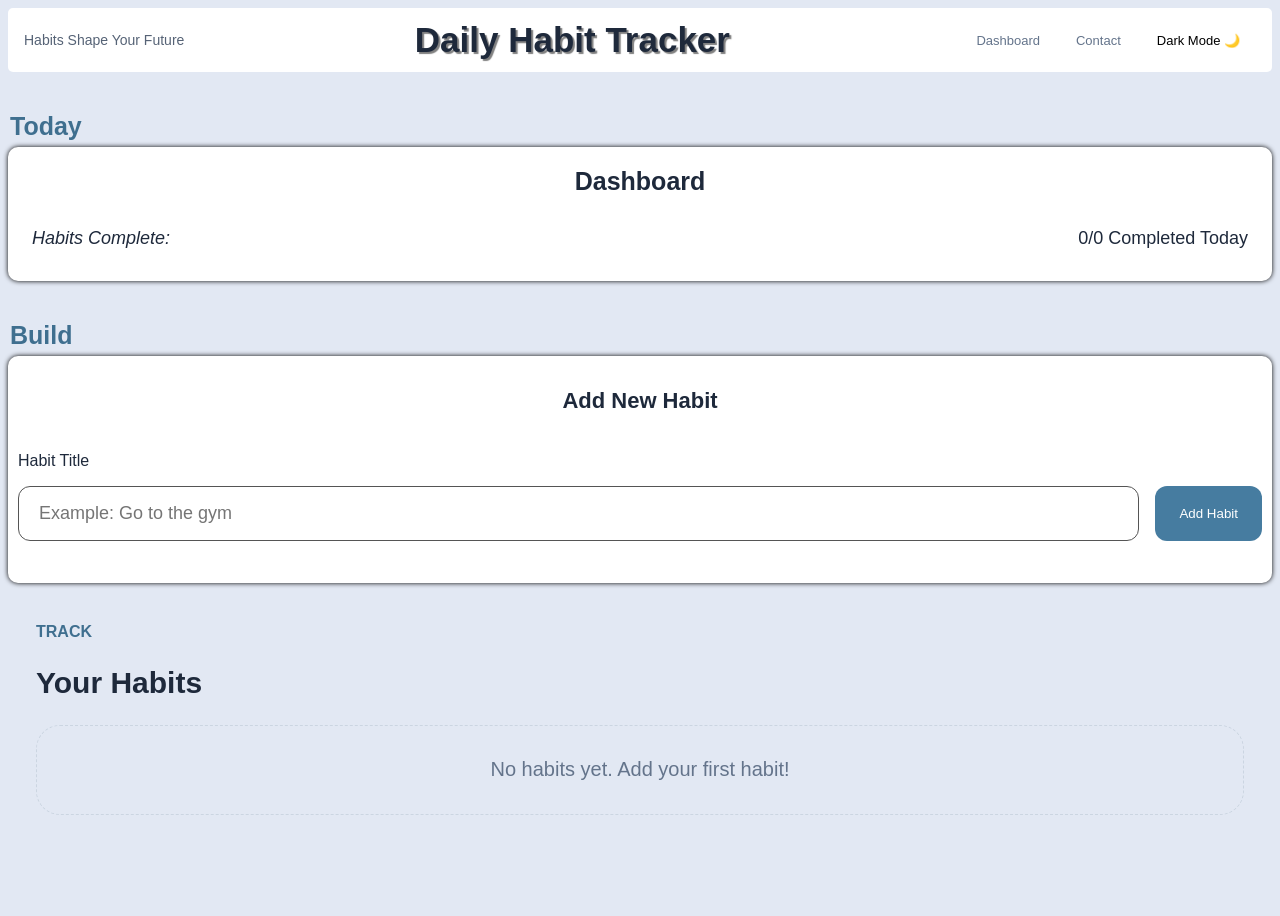
<file: W10-LetPhilMentorship/Level-2-Final-Project/index.html>
<!DOCTYPE html>
<html lang="en">
<head>
    <meta charset="UTF-8">
    <meta name="viewport" content="width=device-width, initial-scale=1.0">
    <title>Daily Habit Tracker </title>
    <link rel="stylesheet" href="style.css">
</head>
<body>

    <div id="page">

    <div class="title-card">
    <p id="results">Habits Shape Your Future</p>
    <h3>Daily Habit Tracker</h3>

    <div class="nav-group">
    <a class="nav-btn" id="dash-btn" href="index.html">Dashboard</a>
    <a class="nav-btn" id="contact-btn" href="contact.html">Contact</a>
    <button class="nav-btn" id="dark-mode">Dark Mode 🌙</button>
    </div>
    </div>

    <h4>Today</h4>
    <div class="card1">

    <p class="dashboard-title">Dashboard</p>

    <div class="dashboard-row">
        <p><em>Habits Complete:</em></p>
        <p id="habits-done">0 / 0</p>
    </div>

</div>

    <h4>Build</h4>
    <div class="card2">
        <div id="new-habit">
        <p class="sub-text">Add New Habit</p>
        </div>

        <div class="habit-field">
            <p id="habit-title">Habit Title</p>

        <div class="input-row">
        <input id="input-field"
        type="text"
        placeholder="Example: Go to the gym"
        />
        <button id="add-habit-btn">Add Habit</button>
        </div>
        </div>
        <p id="habit-added"></p>
    </div>

    <section class="habits-section">
  <p class="section-label">TRACK</p>

  <h2>Your Habits</h2>


  <div class="empty-habits empty-state">
    <p id="no-habits">No habits yet. Add your first habit!</p>
  </div>
</section>
    </div>
    <script src="script.js"></script>
</body>
</html>
</file>
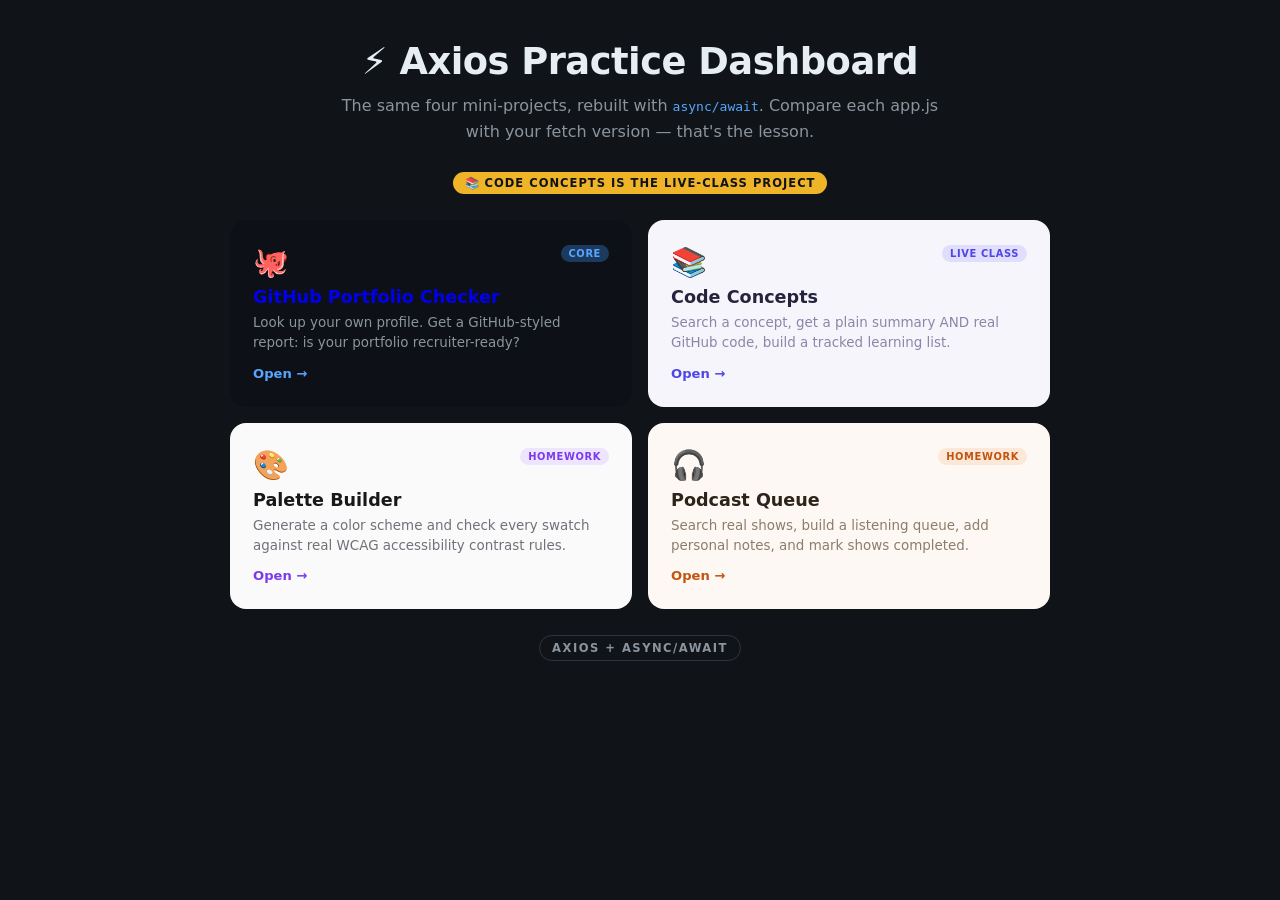
<file: W10-LetPhilMentorship/JavaScript_Foundations_Mastery/15_axios-api/mentee/index.html>
<!DOCTYPE html>
<html lang="en">
<head>
  <meta charset="UTF-8" />
  <meta name="viewport" content="width=device-width, initial-scale=1.0" />
  <title>Axios — Practice Dashboard</title>
  <style>
    * { box-sizing: border-box; margin: 0; padding: 0; }
    body {
      min-height: 100vh;
      display: flex;
      flex-direction: column;
      align-items: center;
      background: #101418;
      color: #e6edf3;
      font-family: "Segoe UI", system-ui, sans-serif;
      padding: 40px 20px 32px;
    }
    h1 { font-size: clamp(1.6rem, 4vw, 2.3rem); letter-spacing: -0.5px; text-align: center; }
    .sub { color: #8b949e; margin: 10px 0 28px; text-align: center; max-width: 60ch; line-height: 1.6; }
    .sub code { color: #58a6ff; }
    .live-note {
      display: inline-block;
      font-size: 0.72rem;
      font-weight: 700;
      letter-spacing: 1px;
      text-transform: uppercase;
      color: #101418;
      background: #f0b429;
      padding: 4px 12px;
      border-radius: 999px;
      margin-bottom: 26px;
    }
    .grid {
      display: grid;
      grid-template-columns: repeat(2, minmax(0, 1fr));
      gap: 16px;
      width: 100%;
      max-width: 820px;
    }
    a.tile {
      display: block;
      text-decoration: none;
      border-radius: 16px;
      padding: 24px 22px;
      border: 1px solid transparent;
      transition: transform 0.15s ease;
      min-width: 0;
    }
    a.tile:hover { transform: translateY(-4px); }
    .tile .emoji { font-size: 1.8rem; }
    .tile h2 { font-size: 1.1rem; margin: 8px 0 6px; }
    .tile p { font-size: 0.84rem; line-height: 1.5; }
    .tile .go { display: inline-block; margin-top: 12px; font-weight: 700; font-size: 0.82rem; }
    .tile .flag {
      float: right;
      font-size: 0.62rem;
      font-weight: 800;
      letter-spacing: 0.6px;
      text-transform: uppercase;
      padding: 3px 8px;
      border-radius: 999px;
    }

    .gh { background: #0d1117; border-color: #30363d; }
    .gh p { color: #8b949e; }
    .gh .go { color: #58a6ff; }
    .gh .flag { background: #1c3a5e; color: #58a6ff; }
    .gh:hover { border-color: #58a6ff; }

    .concepts { background: #f6f5fb; color: #26243d; border-color: #e3e1f0; }
    .concepts p { color: #8a86a8; }
    .concepts .go { color: #4f46e5; }
    .concepts .flag { background: #e0defc; color: #4f46e5; }
    .concepts:hover { border-color: #4f46e5; }

    .palette { background: #fafafa; color: #18181b; border-color: #e5e5e5; }
    .palette p { color: #71717a; }
    .palette .go { color: #7c3aed; }
    .palette .flag { background: #ede4fd; color: #7c3aed; }
    .palette:hover { border-color: #7c3aed; }

    .podcasts { background: #fdf8f3; color: #2c231b; border-color: #eee0d3; }
    .podcasts p { color: #8c7d6c; }
    .podcasts .go { color: #c2540f; }
    .podcasts .flag { background: #fbe8d9; color: #c2540f; }
    .podcasts:hover { border-color: #c2540f; }

    .badge {
      margin-top: 26px;
      font-size: 0.72rem;
      font-weight: 700;
      letter-spacing: 1.5px;
      text-transform: uppercase;
      color: #8b949e;
      border: 1px solid #30363d;
      padding: 5px 12px;
      border-radius: 999px;
    }

    @media (max-width: 620px) {
      .grid { grid-template-columns: 1fr; }
    }
  </style>
</head>
<body>
  <h1>⚡ Axios Practice Dashboard</h1>
  <p class="sub">The same four mini-projects, rebuilt with <code>async/await</code>. Compare each app.js with your fetch version — that's the lesson.</p>
  <span class="live-note">📚 Code Concepts is the live-class project</span>

  <div class="grid">
    <a class="tile gh" href="github/index.html">
      <span class="flag">core</span>
      <span class="emoji">🐙</span>
      <h2>GitHub Portfolio Checker</h2>
      <p>Look up your own profile. Get a GitHub-styled report: is your portfolio recruiter-ready?</p>
      <span class="go">Open →</span>
    </a>

    <a class="tile concepts" href="concepts/index.html">
      <span class="flag">live class</span>
      <span class="emoji">📚</span>
      <h2>Code Concepts</h2>
      <p>Search a concept, get a plain summary AND real GitHub code, build a tracked learning list.</p>
      <span class="go">Open →</span>
    </a>

    <a class="tile palette" href="palette/index.html">
      <span class="flag">homework</span>
      <span class="emoji">🎨</span>
      <h2>Palette Builder</h2>
      <p>Generate a color scheme and check every swatch against real WCAG accessibility contrast rules.</p>
      <span class="go">Open →</span>
    </a>

    <a class="tile podcasts" href="podcasts/index.html">
      <span class="flag">homework</span>
      <span class="emoji">🎧</span>
      <h2>Podcast Queue</h2>
      <p>Search real shows, build a listening queue, add personal notes, and mark shows completed.</p>
      <span class="go">Open →</span>
    </a>
  </div>

  <span class="badge">axios + async/await</span>
</body>
</html>
</file>
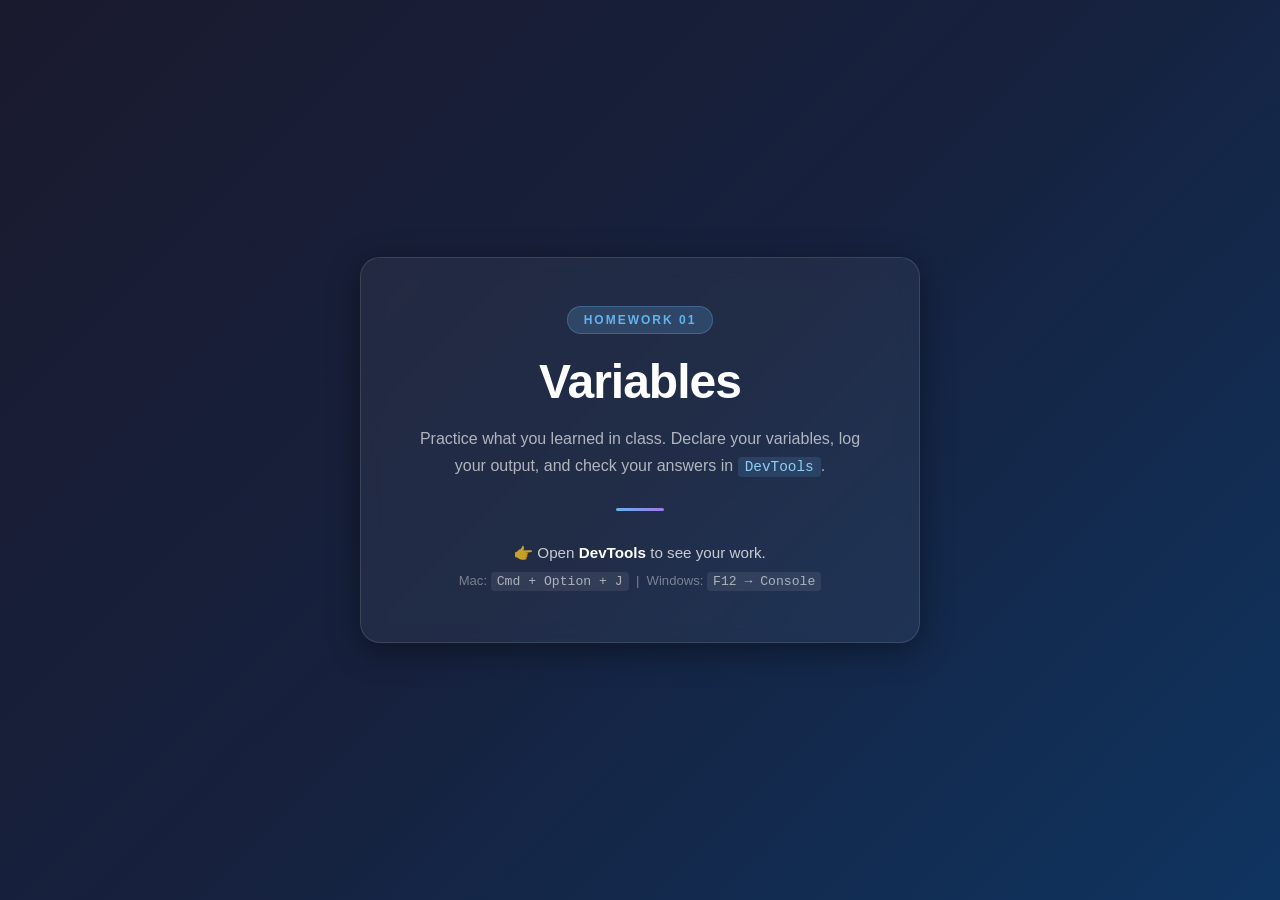
<file: W10-LetPhilMentorship/JavaScript_Foundations_Mastery/01_variables/homework/mentee/index.html>
<!DOCTYPE html>
<html lang="en">
  <head>
    <meta charset="UTF-8" />
    <meta name="viewport" content="width=device-width, initial-scale=1.0" />
    <title>JS Fundamentals — Variables | Homework</title>
    <link rel="stylesheet" href="style.css" />
  </head>
  <body>

    <div class="card">
      <span class="badge">Homework 01</span>
      <h1>Variables</h1>
      <p class="subtitle">
        Practice what you learned in class. Declare your variables,
        log your output, and check your answers in <code>DevTools</code>.
      </p>
      <div class="divider"></div>
      <p class="instruction">
        👉 Open <strong>DevTools</strong> to see your work.
        <br />
        <span class="shortcut">Mac: <code>Cmd + Option + J</code> &nbsp;|&nbsp; Windows: <code>F12 → Console</code></span>
      </p>
    </div>

    <script src="app.js"></script>

  </body>
</html>
</file>
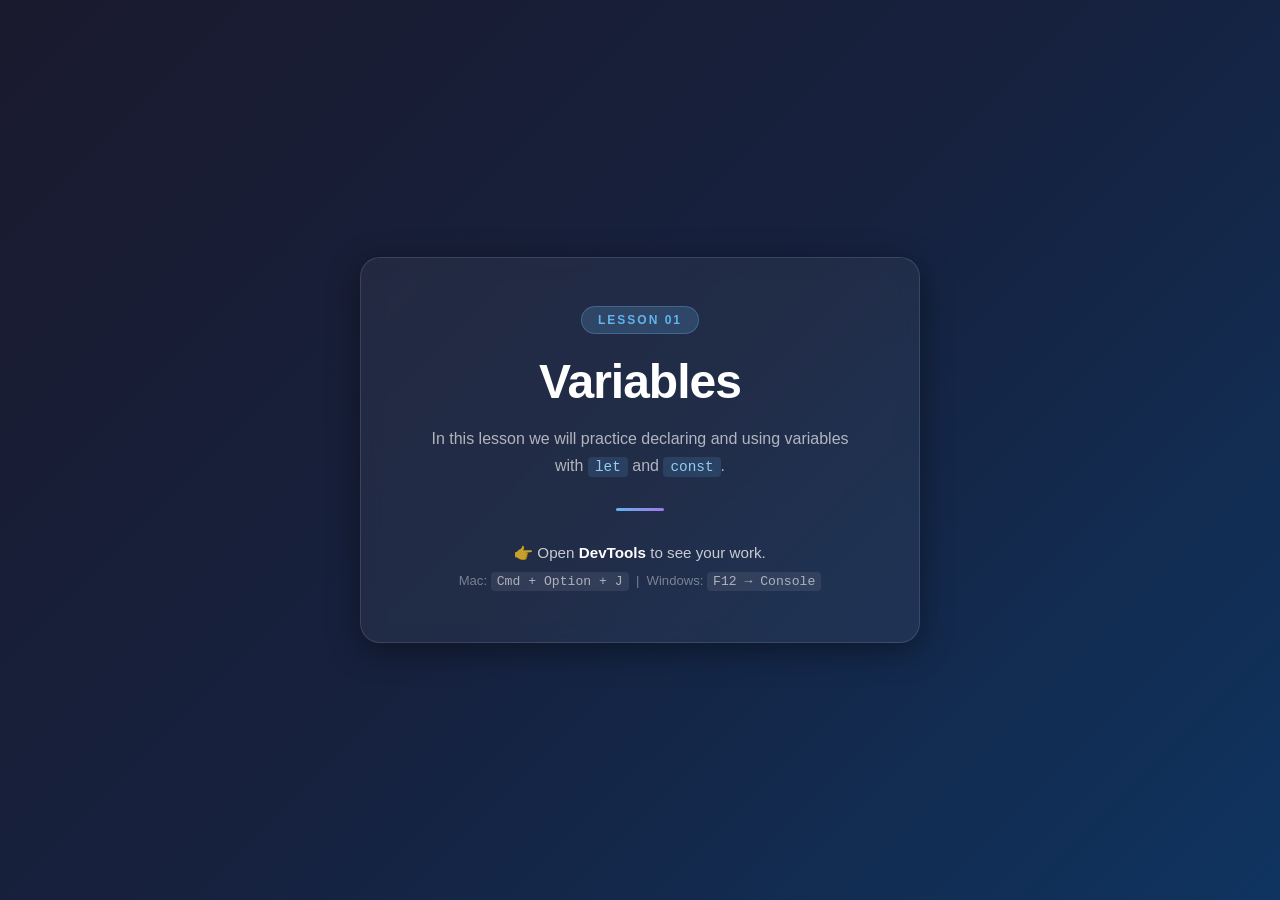
<file: W10-LetPhilMentorship/JavaScript_Foundations_Mastery/01_variables/live-class/mentee/index.html>
<!doctype html>
<html lang="en">
  <head>
    <meta charset="UTF-8" />
    <meta name="viewport" content="width=device-width, initial-scale=1.0" />
    <title>JS Fundamentals — Variables</title>
    <link rel="stylesheet" href="style.css" />
  </head>
  <body>
    <div class="card">
      <span class="badge">Lesson 01</span>
      <h1>Variables</h1>
      <p class="subtitle">
        In this lesson we will practice declaring and using variables with
        <code>let</code> and <code>const</code>.
      </p>
      <div class="divider"></div>
      <p class="instruction">
        👉 Open <strong>DevTools</strong> to see your work.
        <br />
        <span class="shortcut"
          >Mac: <code>Cmd + Option + J</code> &nbsp;|&nbsp; Windows:
          <code>F12 → Console</code></span
        >
      </p>
    </div>

    <script src="debug.js"></script>
  </body>
</html>
</file>
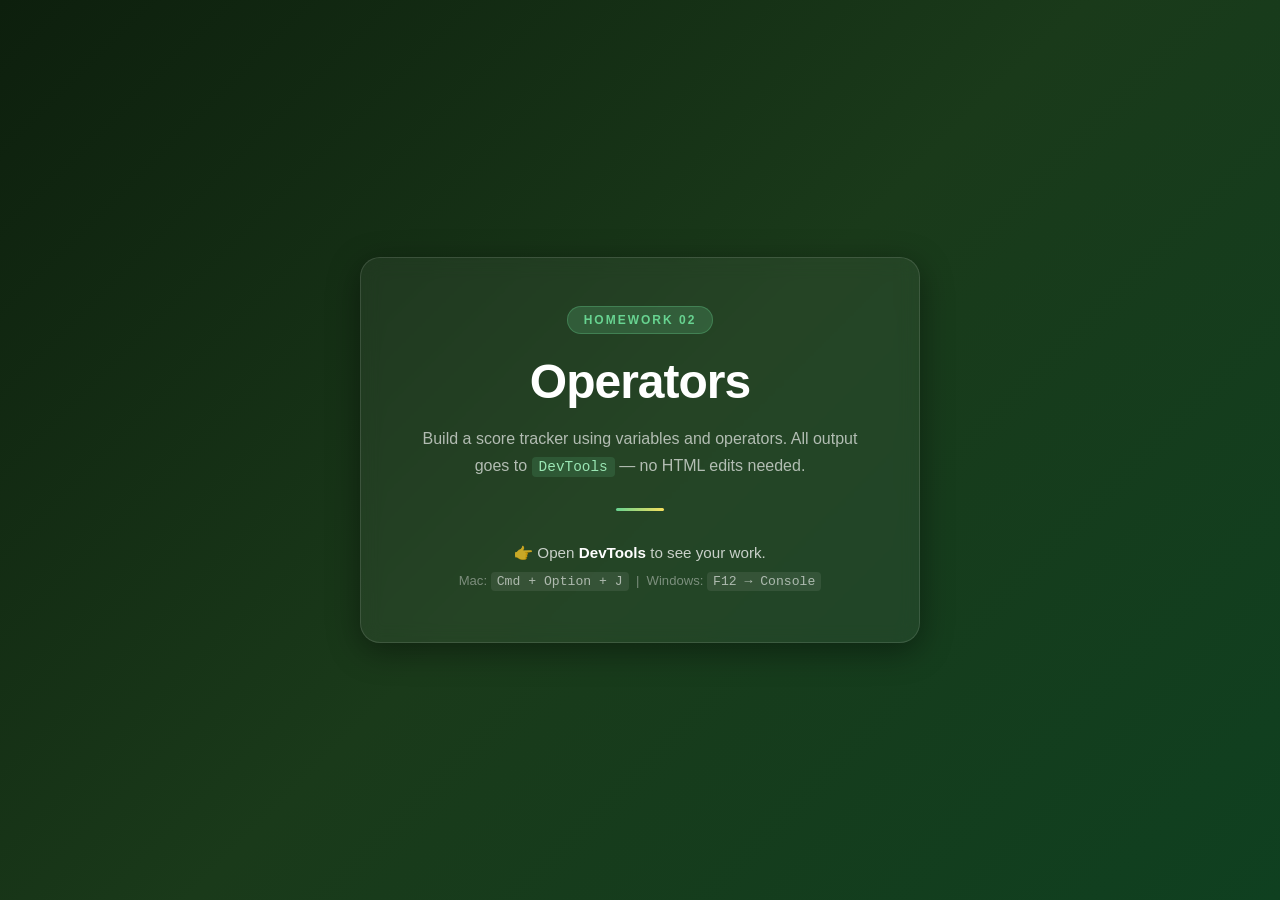
<file: W10-LetPhilMentorship/JavaScript_Foundations_Mastery/02_operators/homework/mentee/index.html>
<!DOCTYPE html>
<html lang="en">
  <head>
    <meta charset="UTF-8" />
    <meta name="viewport" content="width=device-width, initial-scale=1.0" />
    <title>JS Fundamentals — Operators | Homework</title>
    <link rel="stylesheet" href="style.css" />
  </head>
  <body>

    <div class="card">
      <span class="badge">Homework 02</span>
      <h1>Operators</h1>
      <p class="subtitle">
        Build a score tracker using variables and operators.
        All output goes to <code>DevTools</code> — no HTML edits needed.
      </p>
      <div class="divider"></div>
      <p class="instruction">
        👉 Open <strong>DevTools</strong> to see your work.
        <br />
        <span class="shortcut">Mac: <code>Cmd + Option + J</code> &nbsp;|&nbsp; Windows: <code>F12 → Console</code></span>
      </p>
    </div>

    <!-- <script src="app.js"></script> -->
    <script src="debug.js"></script>
  </body>
</html>
</file>
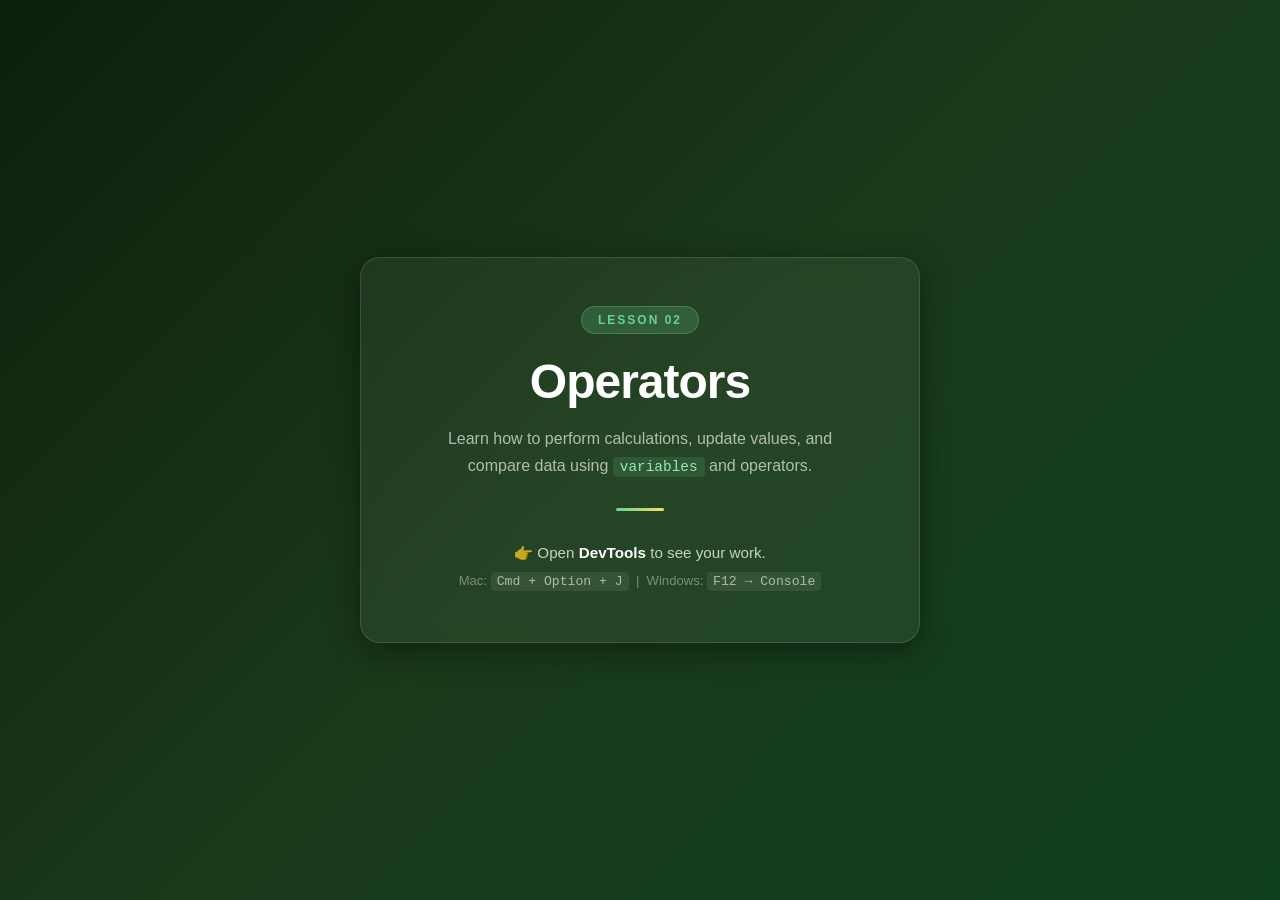
<file: W10-LetPhilMentorship/JavaScript_Foundations_Mastery/02_operators/live-class/mentee/index.html>
<!doctype html>
<html lang="en">
  <head>
    <meta charset="UTF-8" />
    <meta name="viewport" content="width=device-width, initial-scale=1.0" />
    <title>JS Fundamentals — Operators</title>
    <link rel="stylesheet" href="style.css" />
  </head>
  <body>
    <div class="card">
      <span class="badge">Lesson 02</span>
      <h1>Operators</h1>
      <p class="subtitle">
        Learn how to perform calculations, update values, and compare data using
        <code>variables</code> and operators.
      </p>
      <div class="divider"></div>
      <p class="instruction">
        👉 Open <strong>DevTools</strong> to see your work.
        <br />
        <span class="shortcut"
          >Mac: <code>Cmd + Option + J</code> &nbsp;|&nbsp; Windows:
          <code>F12 → Console</code></span
        >
      </p>
    </div>

    <script src="debug.js"></script>
  </body>
</html>
</file>
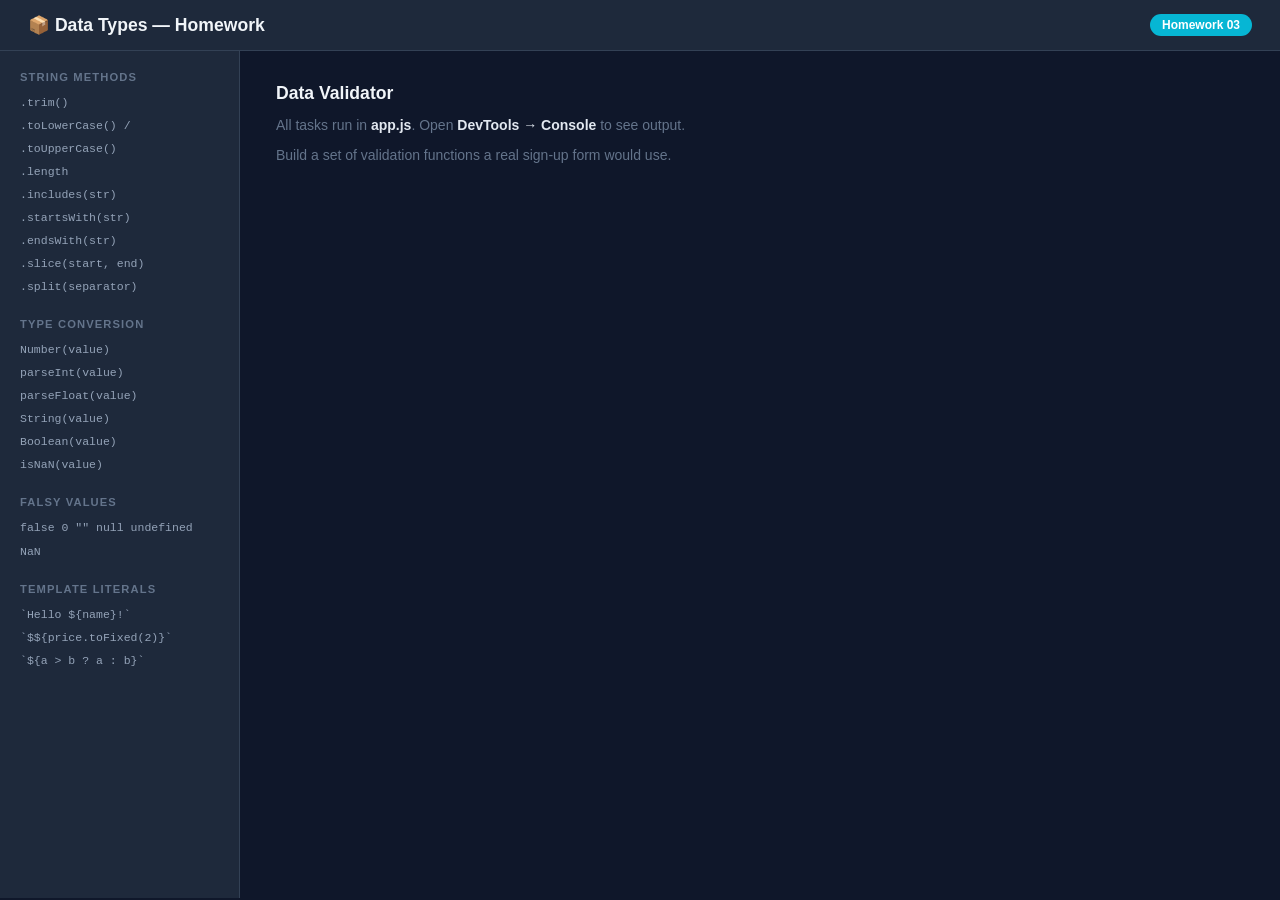
<file: W10-LetPhilMentorship/JavaScript_Foundations_Mastery/03_data-types/homework/mentee/index.html>
<!DOCTYPE html>
<html lang="en">
  <head>
    <meta charset="UTF-8" />
    <meta name="viewport" content="width=device-width, initial-scale=1.0" />
    <title>Data Types — Homework</title>
    <link rel="stylesheet" href="style.css" />
  </head>

  <body>
    <header class="site-header">
      <h1>📦 Data Types — Homework</h1>
      <span class="lesson-badge">Homework 03</span>
    </header>

    <div class="hw-layout">
      <aside class="ref-panel">
        <div class="ref-section">
          <h2>String Methods</h2>
          <code>.trim()</code>
          <code>.toLowerCase() / .toUpperCase()</code>
          <code>.length</code>
          <code>.includes(str)</code>
          <code>.startsWith(str)</code>
          <code>.endsWith(str)</code>
          <code>.slice(start, end)</code>
          <code>.split(separator)</code>
        </div>
        <div class="ref-section">
          <h2>Type Conversion</h2>
          <code>Number(value)</code>
          <code>parseInt(value)</code>
          <code>parseFloat(value)</code>
          <code>String(value)</code>
          <code>Boolean(value)</code>
          <code>isNaN(value)</code>
        </div>
        <div class="ref-section">
          <h2>Falsy Values</h2>
          <code>false  0  ""  null  undefined  NaN</code>
        </div>
        <div class="ref-section">
          <h2>Template Literals</h2>
          <code>`Hello ${name}!`</code>
          <code>`$${price.toFixed(2)}`</code>
          <code>`${a > b ? a : b}`</code>
        </div>
      </aside>

      <main class="hw-main">
        <h2>Data Validator</h2>
        <p>All tasks run in <strong>app.js</strong>.
           Open <strong>DevTools → Console</strong> to see output.</p>
        <p>Build a set of validation functions a real sign-up form would use.</p>
      </main>
    </div>

    <script src="app.js"></script>
  </body>
</html>
</file>
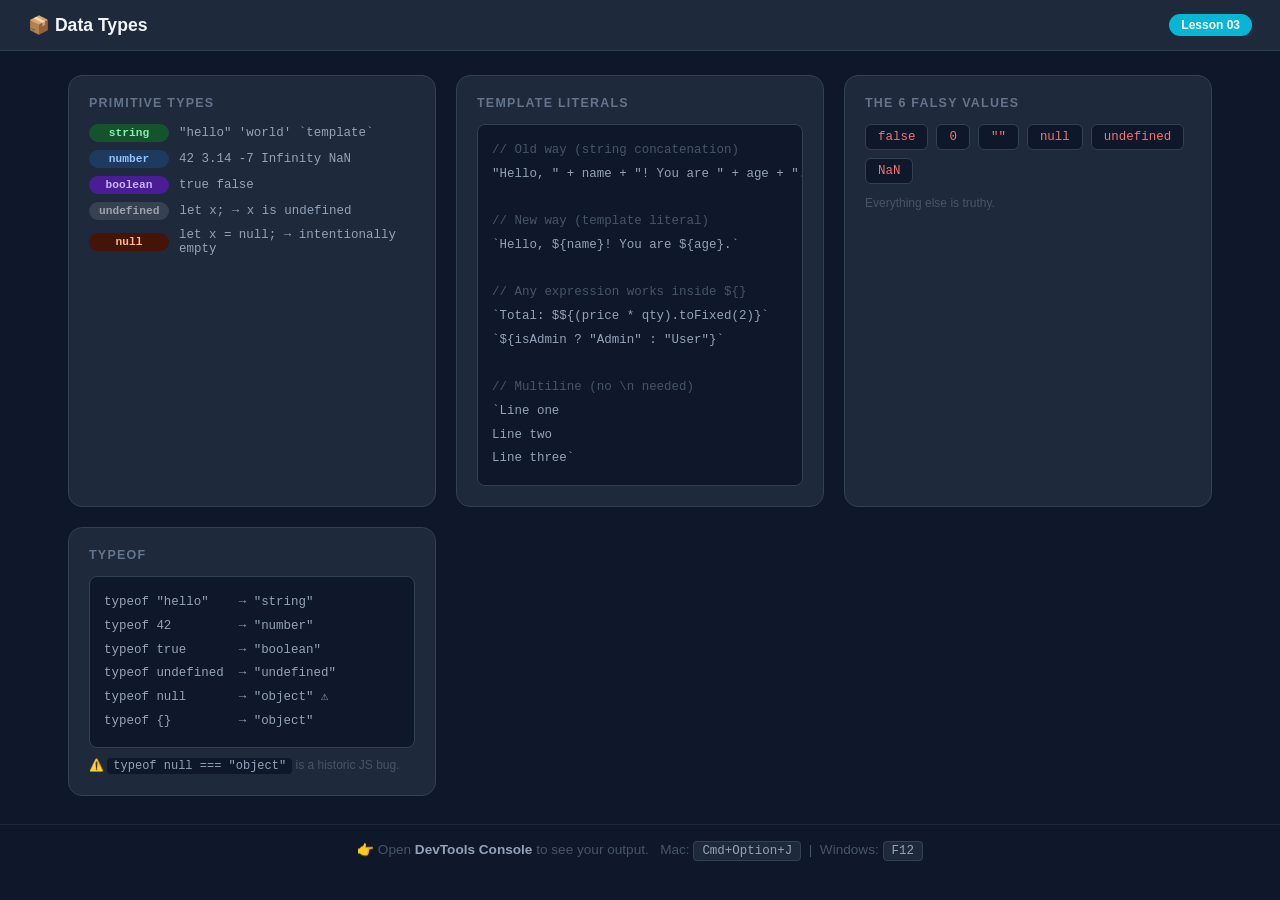
<file: W10-LetPhilMentorship/JavaScript_Foundations_Mastery/03_data-types/live-class/mentee/index.html>
<!doctype html>
<html lang="en">
  <head>
    <meta charset="UTF-8" />
    <meta name="viewport" content="width=device-width, initial-scale=1.0" />
    <title>Data Types — Live Class</title>
    <link rel="stylesheet" href="style.css" />
  </head>

  <!--
  ============================================================
  📦  DATA TYPES — USER PROFILE FORMATTER
  ============================================================
  This lesson is console-based.
  Open DevTools (F12 → Console) to see all your output.

  The page is a visual reference while you work in app.js.
  ============================================================
  -->

  <body>
    <header class="site-header">
      <h1>📦 Data Types</h1>
      <span class="lesson-badge">Lesson 03</span>
    </header>

    <div class="ref-layout">
      <!-- Types reference -->
      <div class="ref-card">
        <h2>Primitive Types</h2>
        <div class="type-list">
          <div class="type-row">
            <span class="type-badge string">string</span>
            <code>"hello" 'world' `template`</code>
          </div>
          <div class="type-row">
            <span class="type-badge number">number</span>
            <code>42 3.14 -7 Infinity NaN</code>
          </div>
          <div class="type-row">
            <span class="type-badge boolean">boolean</span>
            <code>true false</code>
          </div>
          <div class="type-row">
            <span class="type-badge undefined">undefined</span>
            <code>let x; → x is undefined</code>
          </div>
          <div class="type-row">
            <span class="type-badge null">null</span>
            <code>let x = null; → intentionally empty</code>
          </div>
        </div>
      </div>

      <!-- Template literals reference -->
      <div class="ref-card">
        <h2>Template Literals</h2>
        <div class="code-block">
          <pre><code><span class="c">// Old way (string concatenation)</span>
"Hello, " + name + "! You are " + age + "."

<span class="c">// New way (template literal)</span>
`Hello, ${name}! You are ${age}.`

<span class="c">// Any expression works inside ${}</span>
`Total: $${(price * qty).toFixed(2)}`
`${isAdmin ? "Admin" : "User"}`

<span class="c">// Multiline (no \n needed)</span>
`Line one
Line two
Line three`</code></pre>
        </div>
      </div>

      <!-- Falsy values reference -->
      <div class="ref-card">
        <h2>The 6 Falsy Values</h2>
        <div class="falsy-grid">
          <code>false</code>
          <code>0</code>
          <code>""</code>
          <code>null</code>
          <code>undefined</code>
          <code>NaN</code>
        </div>
        <p class="ref-note">Everything else is truthy.</p>
      </div>

      <!-- typeof reference -->
      <div class="ref-card">
        <h2>typeof</h2>
        <div class="code-block">
          <pre><code>typeof "hello"    → "string"
typeof 42         → "number"
typeof true       → "boolean"
typeof undefined  → "undefined"
typeof null       → "object" ⚠️
typeof {}         → "object"</code></pre>
        </div>
        <p class="ref-note">
          ⚠️ <code>typeof null === "object"</code> is a historic JS bug.
        </p>
      </div>
    </div>

    <div class="console-reminder">
      👉 Open <strong>DevTools Console</strong> to see your output.
      &nbsp;&nbsp;Mac: <code>Cmd+Option+J</code> &nbsp;|&nbsp; Windows:
      <code>F12</code>
    </div>
    <script src="app.js"></script>
    <!-- <script src="debug.js"></script> -->
  </body>
</html>
</file>
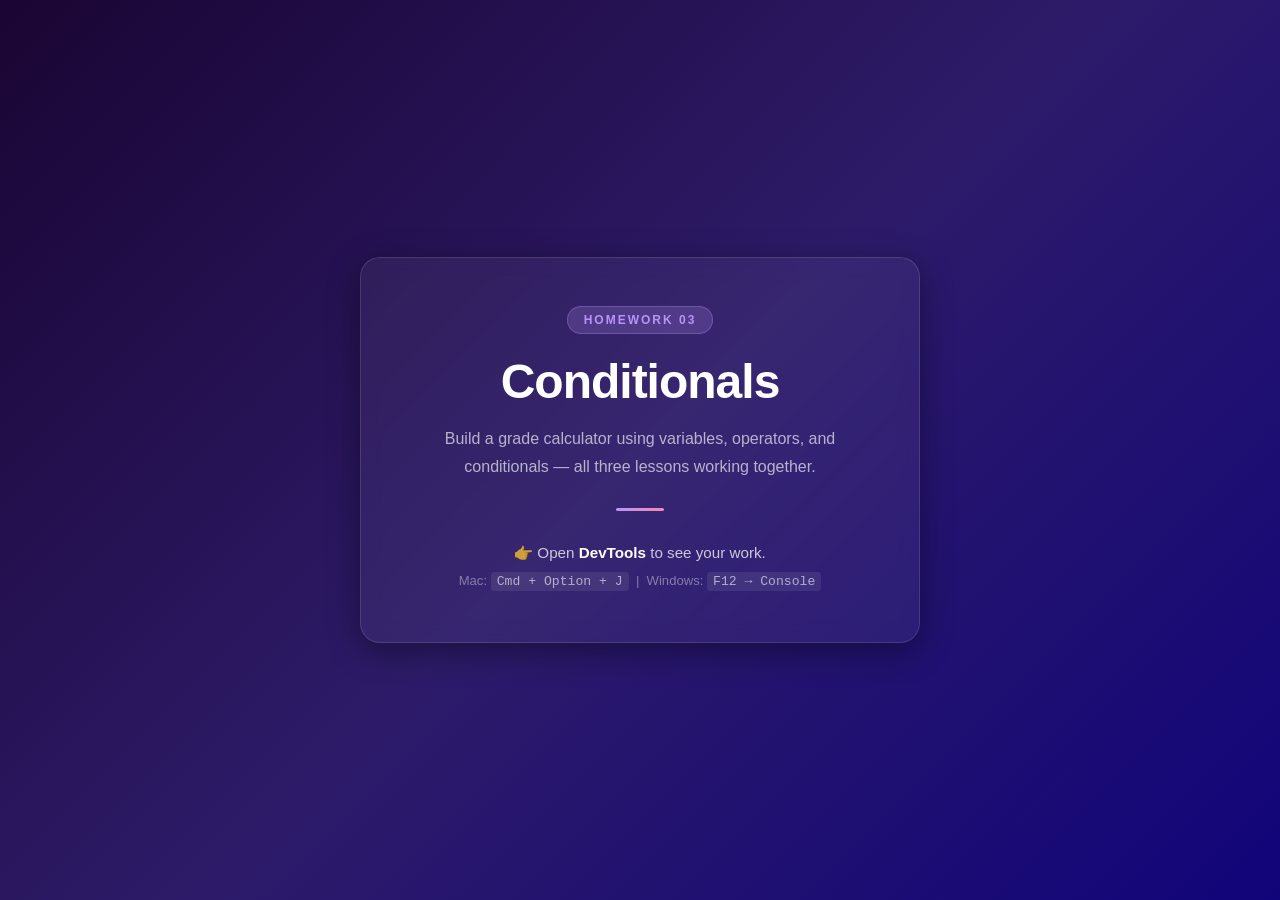
<file: W10-LetPhilMentorship/JavaScript_Foundations_Mastery/04_conditionals/homework/mentee/index.html>
<!DOCTYPE html>
<html lang="en">
  <head>
    <meta charset="UTF-8" />
    <meta name="viewport" content="width=device-width, initial-scale=1.0" />
    <title>JS Fundamentals — Conditionals | Homework</title>
    <link rel="stylesheet" href="style.css" />
  </head>
  <body>

    <div class="card">
      <span class="badge">Homework 03</span>
      <h1>Conditionals</h1>
      <p class="subtitle">
        Build a grade calculator using variables, operators,
        and conditionals — all three lessons working together.
      </p>
      <div class="divider"></div>
      <p class="instruction">
        👉 Open <strong>DevTools</strong> to see your work.
        <br />
        <span class="shortcut">Mac: <code>Cmd + Option + J</code> &nbsp;|&nbsp; Windows: <code>F12 → Console</code></span>
      </p>
    </div>

    <!-- <script src="app.js"></script> -->
    <script src="debug.js"></script>

  </body>
</html>
</file>
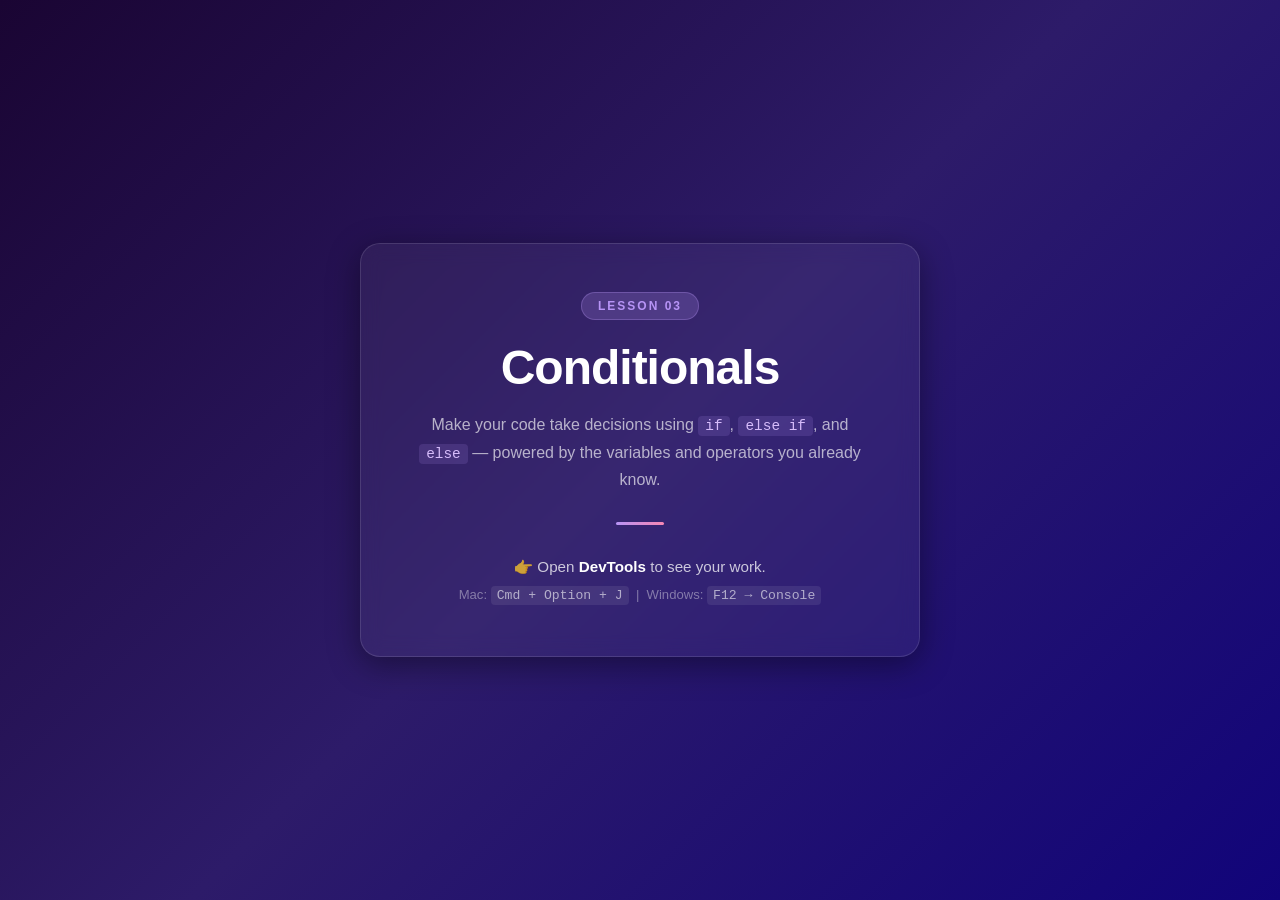
<file: W10-LetPhilMentorship/JavaScript_Foundations_Mastery/04_conditionals/live-class/mentee/index.html>
<!DOCTYPE html>
<html lang="en">
  <head>
    <meta charset="UTF-8" />
    <meta name="viewport" content="width=device-width, initial-scale=1.0" />
    <title>JS Fundamentals — Conditionals</title>
    <link rel="stylesheet" href="style.css" />
  </head>
  <body>

    <div class="card">
      <span class="badge">Lesson 03</span>
      <h1>Conditionals</h1>
      <p class="subtitle">
        Make your code take decisions using <code>if</code>, <code>else if</code>,
        and <code>else</code> — powered by the variables and operators you already know.
      </p>
      <div class="divider"></div>
      <p class="instruction">
        👉 Open <strong>DevTools</strong> to see your work.
        <br />
        <span class="shortcut">Mac: <code>Cmd + Option + J</code> &nbsp;|&nbsp; Windows: <code>F12 → Console</code></span>
      </p>
    </div>

    <script src="app.js"></script>

  </body>
</html>
</file>
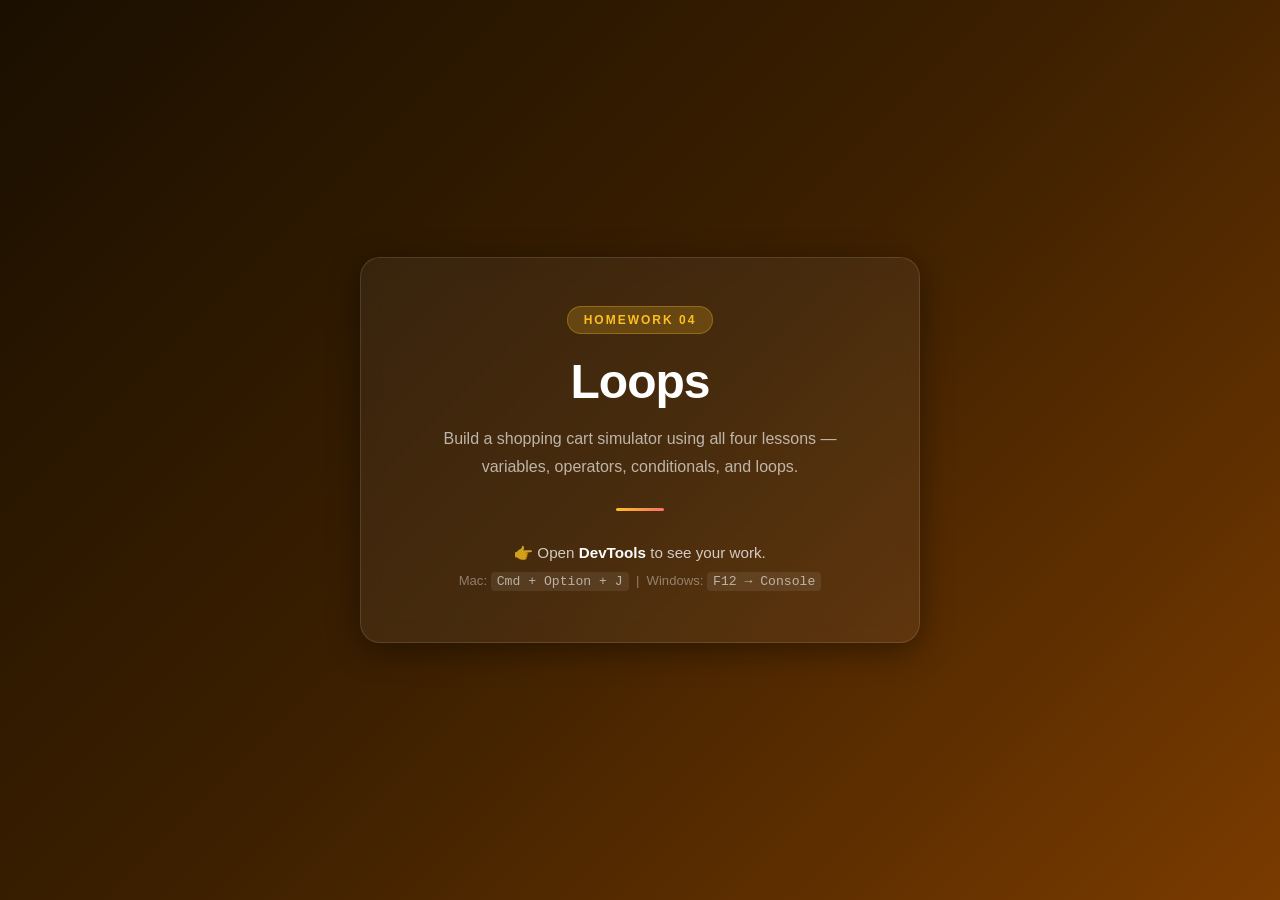
<file: W10-LetPhilMentorship/JavaScript_Foundations_Mastery/05_loops/homework/mentee/index.html>
<!DOCTYPE html>
<html lang="en">
  <head>
    <meta charset="UTF-8" />
    <meta name="viewport" content="width=device-width, initial-scale=1.0" />
    <title>JS Fundamentals — Loops | Homework</title>
    <link rel="stylesheet" href="style.css" />
  </head>
  <body>

    <div class="card">
      <span class="badge">Homework 04</span>
      <h1>Loops</h1>
      <p class="subtitle">
        Build a shopping cart simulator using all four lessons —
        variables, operators, conditionals, and loops.
      </p>
      <div class="divider"></div>
      <p class="instruction">
        👉 Open <strong>DevTools</strong> to see your work.
        <br />
        <span class="shortcut">Mac: <code>Cmd + Option + J</code> &nbsp;|&nbsp; Windows: <code>F12 → Console</code></span>
      </p>
    </div>

    <!-- <script src="app.js"></script> -->
    <script src="debug.js"></script>

  </body>
</html>
</file>
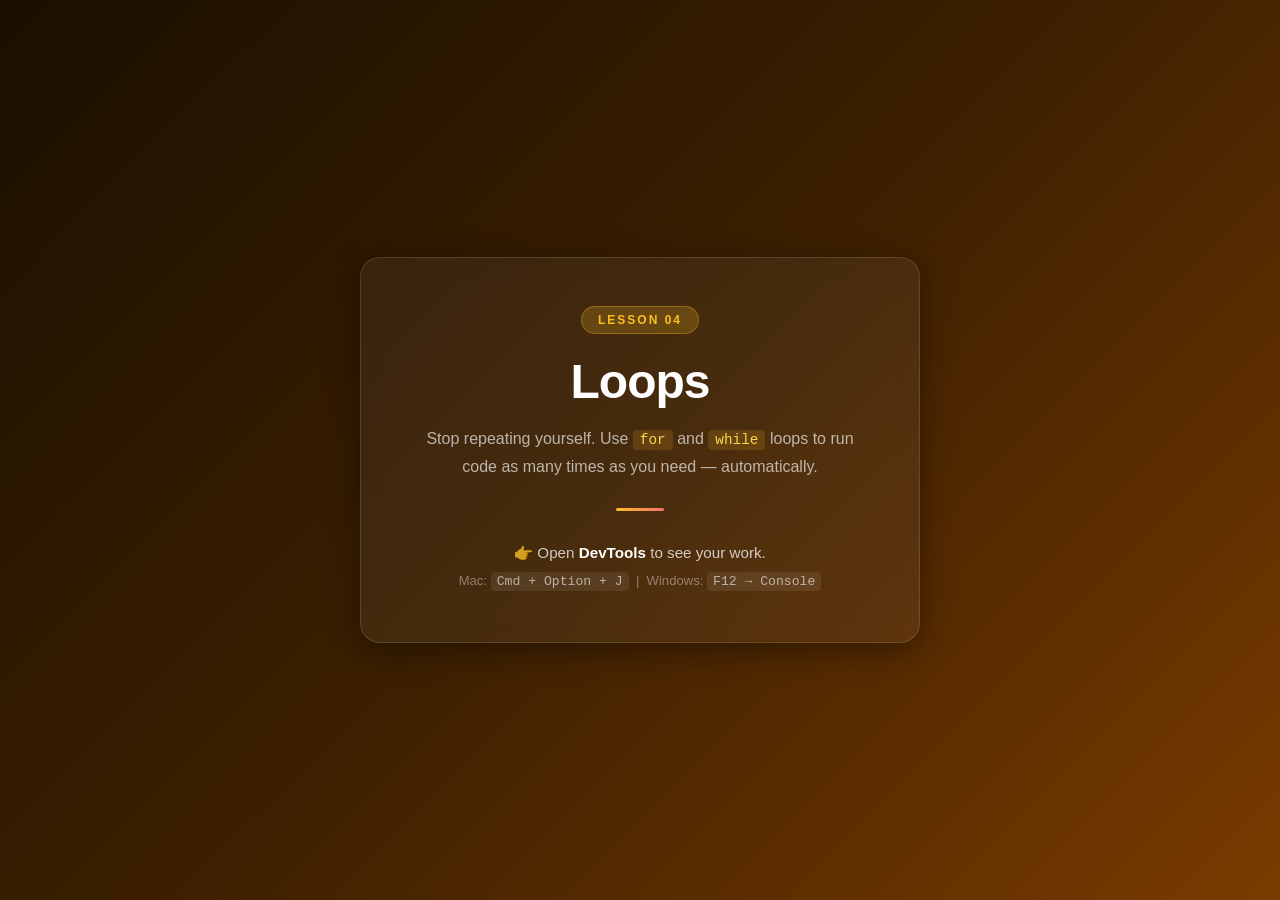
<file: W10-LetPhilMentorship/JavaScript_Foundations_Mastery/05_loops/live-class/mentee/index.html>
<!DOCTYPE html>
<html lang="en">
  <head>
    <meta charset="UTF-8" />
    <meta name="viewport" content="width=device-width, initial-scale=1.0" />
    <title>JS Fundamentals — Loops</title>
    <link rel="stylesheet" href="style.css" />
  </head>
  <body>

    <div class="card">
      <span class="badge">Lesson 04</span>
      <h1>Loops</h1>
      <p class="subtitle">
        Stop repeating yourself. Use <code>for</code> and <code>while</code>
        loops to run code as many times as you need — automatically.
      </p>
      <div class="divider"></div>
      <p class="instruction">
        👉 Open <strong>DevTools</strong> to see your work.
        <br />
        <span class="shortcut">Mac: <code>Cmd + Option + J</code> &nbsp;|&nbsp; Windows: <code>F12 → Console</code></span>
      </p>
    </div>

    <script src="app.js"></script>

  </body>
</html>
</file>
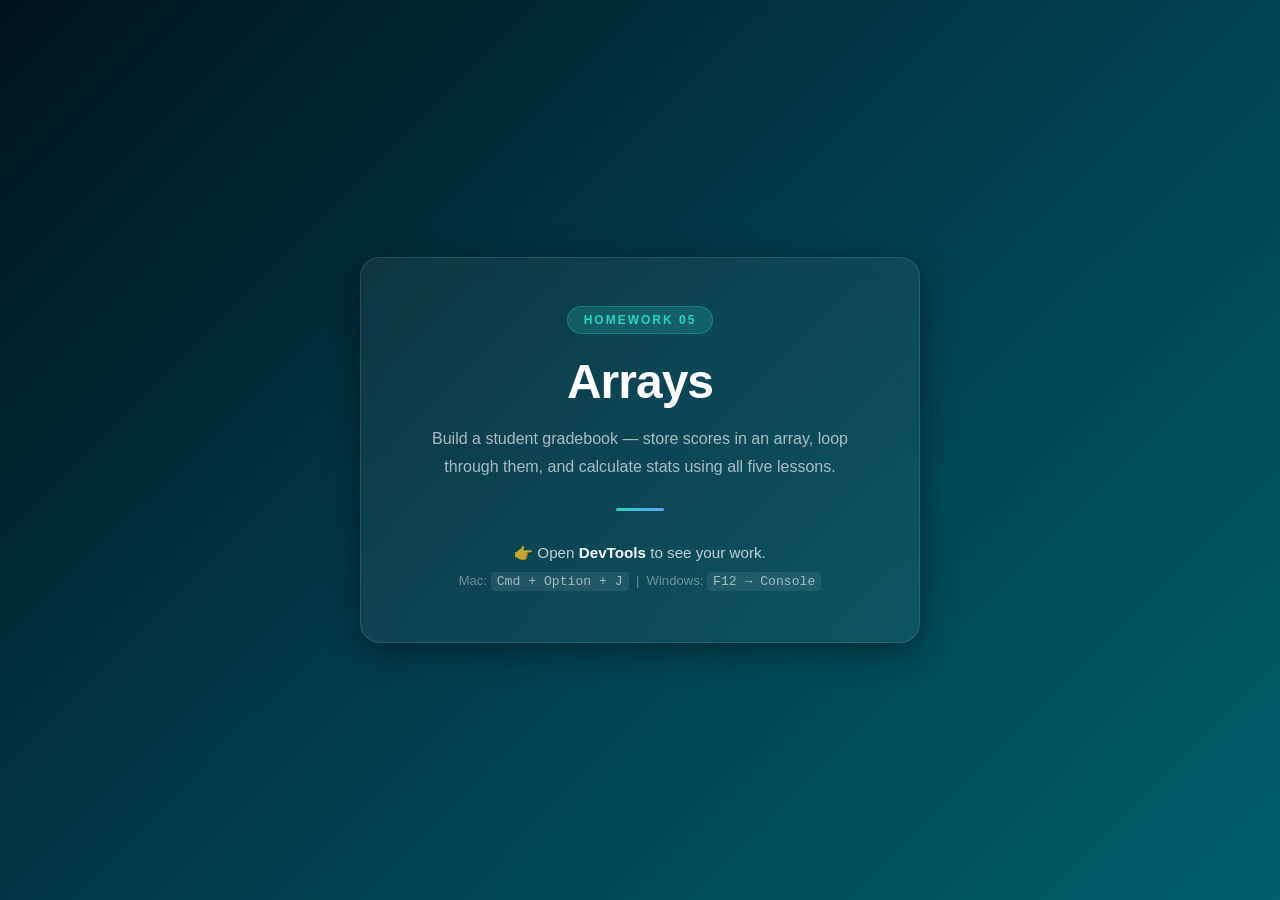
<file: W10-LetPhilMentorship/JavaScript_Foundations_Mastery/06_arrays/homework/mentee/index.html>
<!DOCTYPE html>
<html lang="en">
  <head>
    <meta charset="UTF-8" />
    <meta name="viewport" content="width=device-width, initial-scale=1.0" />
    <title>JS Fundamentals — Arrays | Homework</title>
    <link rel="stylesheet" href="style.css" />
  </head>
  <body>

    <div class="card">
      <span class="badge">Homework 05</span>
      <h1>Arrays</h1>
      <p class="subtitle">
        Build a student gradebook — store scores in an array,
        loop through them, and calculate stats using all five lessons.
      </p>
      <div class="divider"></div>
      <p class="instruction">
        👉 Open <strong>DevTools</strong> to see your work.
        <br />
        <span class="shortcut">Mac: <code>Cmd + Option + J</code> &nbsp;|&nbsp; Windows: <code>F12 → Console</code></span>
      </p>
    </div>

    <!-- <script src="app.js"></script> -->
     <script src="debug.js"></script>
  </body>
</html>
</file>
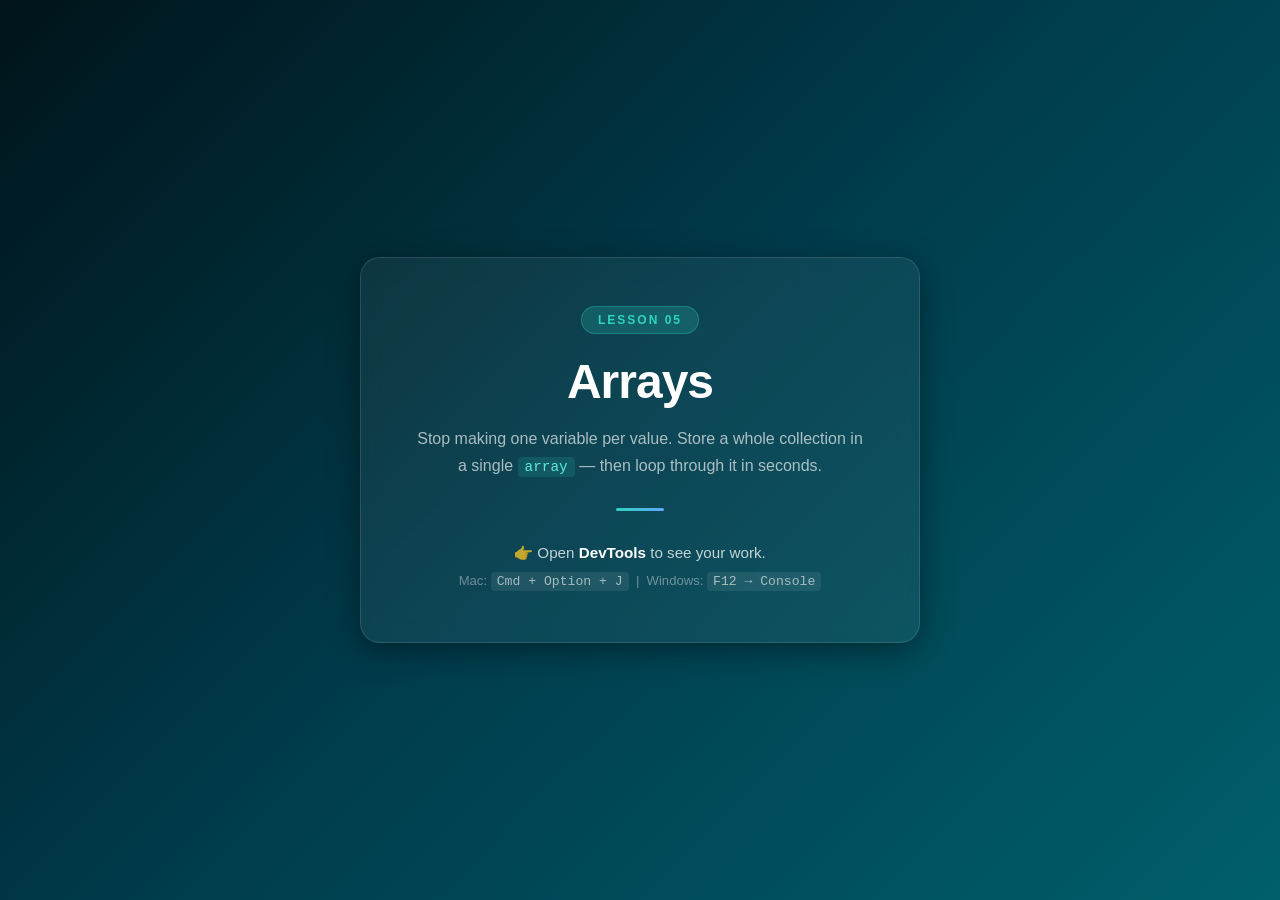
<file: W10-LetPhilMentorship/JavaScript_Foundations_Mastery/06_arrays/live-class/mentee/index.html>
<!doctype html>
<html lang="en">
  <head>
    <meta charset="UTF-8" />
    <meta name="viewport" content="width=device-width, initial-scale=1.0" />
    <title>JS Fundamentals — Arrays</title>
    <link rel="stylesheet" href="style.css" />
  </head>
  <body>
    <div class="card">
      <span class="badge">Lesson 05</span>
      <h1>Arrays</h1>
      <p class="subtitle">
        Stop making one variable per value. Store a whole collection in a single
        <code>array</code> — then loop through it in seconds.
      </p>
      <div class="divider"></div>
      <p class="instruction">
        👉 Open <strong>DevTools</strong> to see your work.
        <br />
        <span class="shortcut"
          >Mac: <code>Cmd + Option + J</code> &nbsp;|&nbsp; Windows:
          <code>F12 → Console</code></span
        >
      </p>
    </div>

    <!-- <script src="debug.js"></script> -->
    <script src="app.js"></script>
  </body>
</html>
</file>
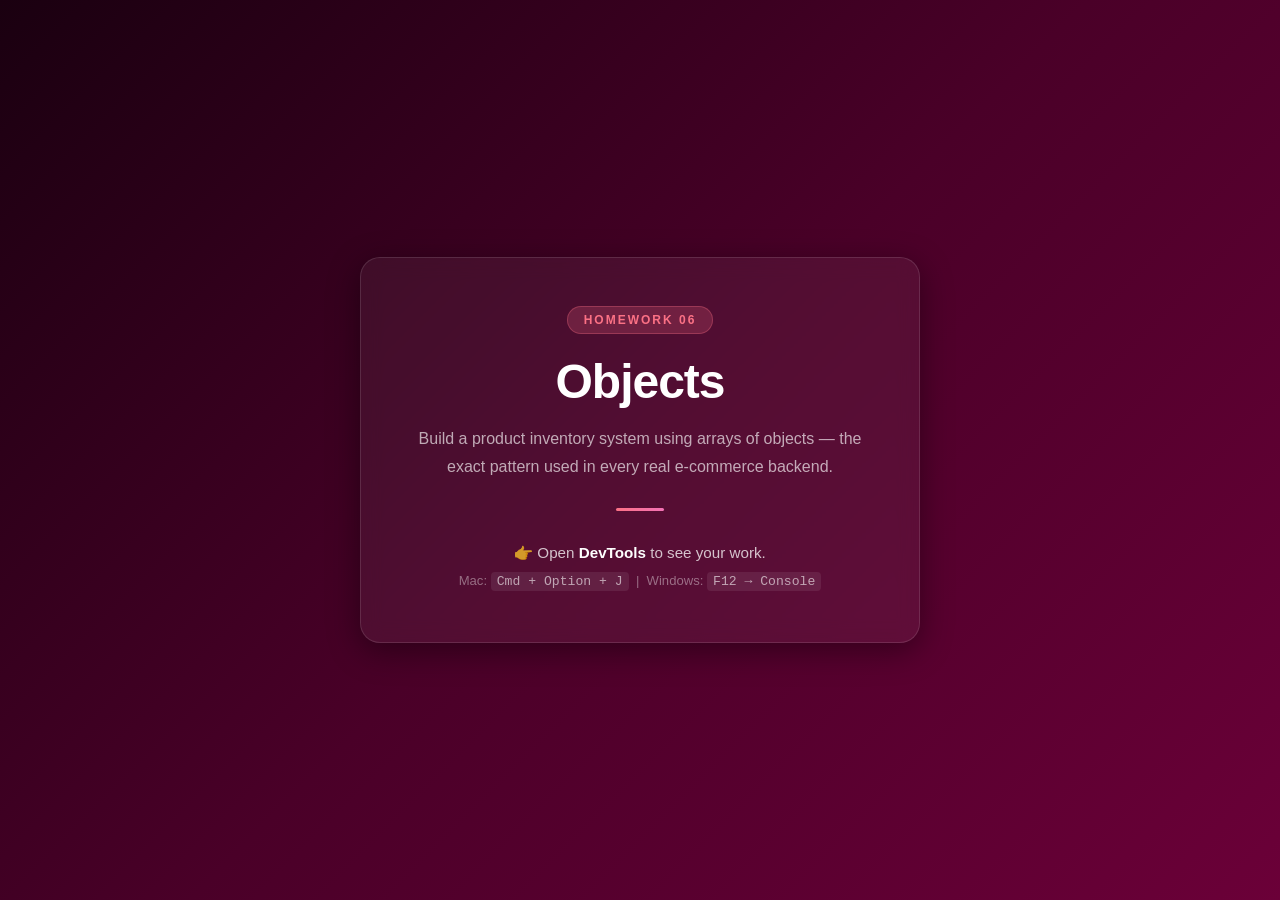
<file: W10-LetPhilMentorship/JavaScript_Foundations_Mastery/07_objects/homework/mentee/index.html>
<!DOCTYPE html>
<html lang="en">
  <head>
    <meta charset="UTF-8" />
    <meta name="viewport" content="width=device-width, initial-scale=1.0" />
    <title>JS Fundamentals — Objects | Homework</title>
    <link rel="stylesheet" href="style.css" />
  </head>
  <body>

    <div class="card">
      <span class="badge">Homework 06</span>
      <h1>Objects</h1>
      <p class="subtitle">
        Build a product inventory system using arrays of objects —
        the exact pattern used in every real e-commerce backend.
      </p>
      <div class="divider"></div>
      <p class="instruction">
        👉 Open <strong>DevTools</strong> to see your work.
        <br />
        <span class="shortcut">Mac: <code>Cmd + Option + J</code> &nbsp;|&nbsp; Windows: <code>F12 → Console</code></span>
      </p>
    </div>

    <script src="app.js"></script>
     <!-- <script src="debug.js"></script> -->
  </body>
</html>
</file>
<file: W10-LetPhilMentorship/Level-2-Final-Project/style.css>
* {
  box-sizing: border-box;
}

body {
  background-color: hsl(220, 43%, 92%);
  color: #1e293b;
  font-family: "Inter", sans-serif;
  min-height: 100vh;
}


/* HEADER */

h3 {
  margin: 0;
  font-size: 35px;
  text-shadow: 2px 2px 1px grey;
  color: #1e293b;
  font-weight: 700;
}

h4 {
  font-size: 25px;
}

#results {
  color: hsl(215, 16%, 40%);
  font-size: 14px;
  font-weight: 500;
}

.title-card {
  display: flex;
  align-items: center;

  background-color: #ffffff;
  color: #1e293b;

  padding: 10px 16px;
  border-radius: 5px;
}

#results {
  color: hsl(215, 16%, 40%);
  font-size: 14px;
  font-weight: 500;
  white-space: nowrap;
}

.title-card h3 {
  margin-left: auto;
  margin-right: auto;
  text-align: center;
}

.nav-group {
  display: flex;
  align-items: center;
  gap: 4px;
}

.nav-btn {
  border: none;
  color: #64748b;

  text-decoration: none;
  padding: 7px 9px;
  border-radius: 6px;

  font-family: inherit;
  font-size: 13px;
  font-weight: 500;

  cursor: pointer;
}

#dark-mode {
  color: black;
}

.nav-btn {
  border: none;
  background-color: transparent;
  color: #64748b;

  text-decoration: none;
  padding: 10px 16px;
  border-radius: 6px;

  cursor: pointer;
  font-weight: 500;
}

.nav-btn:hover {
  background-color: #dbeafe;
  color: #1e293b;
}

#dark-mode {
  color: black;
}

#dark-mode:hover {
  background-color: hsl(0, 0%, 5%);
  color: white;
}


/* TODAY'S GOALS */

.card1 {
  display: flex;
  flex-direction: column;

  box-shadow: 0 0 5px black;
  padding: 20px 24px;
  border-radius: 10px;

  background-color: white;
}

.dashboard-title {
  margin: 0 0 20px;
  text-align: center;

  font-size: 25px;
  font-weight: 700;
}

.dashboard-row {
  display: flex;
  justify-content: space-between;
  align-items: center;

  padding: 12px 0;
}

.dashboard-row p {
  margin: 0;
  font-size: 18px;
}

h4 {
  margin: 40px 0 6px 2px;
  color: #3f6f8f;
}

.sub-text {
  font-size: 22px;
  font-weight: bold;
}

#habits-done {
  font-size: 18px;
}


/* ADD HABIT */

.card2 {
  display: flex;
  flex-direction: column;

  box-shadow: 0 0 5px black;
  padding: 10px;
  border-radius: 10px;

  background-color: white;
}

#new-habit {
  text-align: center;
}

.input-row {
  display: flex;
  gap: 16px;
  align-items: stretch;
}

.habit-field {
  flex: 1;
}

#input-field {
  flex: 1;

  padding: 16px 20px;
  font-size: 18px;

  border-radius: 12px;
  border: 1px solid #555;
}

#add-habit-btn {
  padding: 16px 24px;

  border: none;
  border-radius: 12px;

  background-color: hsl(204, 39%, 45%);
  color: white;

  cursor: pointer;
}

#add-habit-btn:hover {
  background-color: hsl(204, 39%, 35%);
}


/* HABITS SECTION */

.habits-section {
  padding: 24px 28px 40px;
}

.section-label {
  color: #3f6f8f;
  font-size: 16px;
  font-weight: 700;
}

.habits-section h2 {
  color: #1e293b;
  font-size: 30px;
  font-weight: 700;
}


/* HABITS CONTAINER */

.empty-habits {
  display: flex;
  flex-direction: column;
  gap: 16px;
}

.empty-habits.empty-state {
  min-height: 90px;
  align-items: center;
  justify-content: center;
  border: 1px dashed #cbd5e1;
  border-radius: 24px;
}

.no-habits {
  margin: 0;
  color: #64748b;
  font-size: 20px;
  font-weight: 500;
}

/* INDIVIDUAL HABIT CARD */

.habit-card {
  display: flex;
  justify-content: space-between;
  align-items: center;

  width: 100%;
  box-sizing: border-box;

  padding: 24px 28px;

  background-color: white;

  border: 1px solid #cbd5e1;
  border-radius: 18px;

  box-shadow: 0 0 5px rgba(0, 0, 0, 0.2);
}

.habit-info {
  display: flex;
  flex-direction: column;
  gap: 10px;
}

.habit-title {
  margin: 0;
  font-size: 22px;
  font-weight: 700;
  color: #1e293b;
}

.habit-buttons {
  display: flex;
  gap: 12px;
}

.complete-btn,
.delete-btn {
  border: none;

  padding: 14px 20px;
  border-radius: 12px;

  font-size: 16px;
  font-weight: 700;

  cursor: pointer;
}

.complete-btn {
  background-color: #3f6f8f;
  color: white;
}

.complete-btn:hover {
  background-color: #315f7a;
}

.delete-btn {
  background-color: #fee2e2;
  color: #b91c1c;
}

.delete-btn:hover {
  background-color: #fecaca;
}


/* DARK MODE */

.dark-toggle {
  background-color: #0f172a;
  color: #e2e8f0;
}

.dark-toggle .title-card,
.dark-toggle .card1,
.dark-toggle .card2 {
  background-color: #1e293b;
  color: #e2e8f0;
}

.dark-toggle h2,
.dark-toggle h3,
.dark-toggle h4 {
  color: #e2e8f0;
}

.dark-toggle #results {
  color: #94a3b8;
}

.dark-toggle #input-field {
  background-color: #0f172a;
  color: #f8fafc;
  border-color: #475569;
}

.dark-toggle #input-field::placeholder {
  color: #94a3b8;
}

.dark-toggle .nav-btn {
  color: #cbd5e1;
}

.dark-toggle .nav-btn:hover {
  background-color: #334155;
  color: white;
}

.dark-toggle #dark-mode {
  color: white;
}

.dark-toggle #dark-mode:hover {
  background-color: white;
  color: black;
}


/* DARK HABIT CARDS */

.dark-toggle .habit-card {
  background-color: #1e293b;
  border-color: #334155;
  color: #e2e8f0;
}

.dark-toggle .habit-title {
  color: #e2e8f0;
}

.dark-toggle .complete-btn {
  background-color: #3b82f6;
  color: white;
}

.dark-toggle .complete-btn:hover {
  background-color: #2563eb;
}

.dark-toggle .delete-btn {
  background-color: #3f1f1f;
  color: #fca5a5;
}

.dark-toggle .delete-btn:hover {
  background-color: #522626;
}

/* CONTACT DARK MODE - MATCH DASHBOARD */

.dark-toggle .contact-card,
.dark-toggle .quote-card {
  background-color: #1e293b;
  border-color: #334155;
  color: #e2e8f0;
}

.dark-toggle .contact-heading h2,
.dark-toggle .form-field label,
.dark-toggle .quote-card h2 {
  color: #e2e8f0;
}

.dark-toggle .contact-subtext,
.dark-toggle #quote-text {
  color: #94a3b8;
}

.dark-toggle .form-field input,
.dark-toggle .form-field textarea {
  background-color: #0f172a;
  color: #f8fafc;
  border: 1px solid #475569;
}

.dark-toggle .form-field input::placeholder,
.dark-toggle .form-field textarea::placeholder {
  color: #94a3b8;
}

.dark-toggle #send-message-btn,
.dark-toggle #quote-btn {
  background-color: hsl(204, 39%, 45%);
  color: white;
}

.dark-toggle #send-message-btn:hover,
.dark-toggle #quote-btn:hover {
  background-color: hsl(204, 39%, 35%);
}
/* CONTACT PAGE */

.contact-section {
  padding: 40px 28px;
}

.contact-heading {
  margin-bottom: 28px;
}

.contact-heading h2 {
  margin: 8px 0 10px;
  font-size: 34px;
  color: #1e293b;
}

.contact-subtext {
  margin: 0;
  font-size: 18px;
  color: #64748b;
}


/* CONTACT CARD */

.contact-card {
  background-color: white;

  padding: 28px;
  border-radius: 18px;

  border: 1px solid #cbd5e1;

  box-shadow: 0 0 5px rgba(0, 0, 0, 0.18);
}


/* FORM */

#contact-form {
  display: flex;
  flex-direction: column;
  gap: 20px;
}

.form-field {
  display: flex;
  flex-direction: column;
  gap: 8px;
}

.form-field label {
  font-size: 16px;
  font-weight: 600;
  color: #1e293b;
}

.form-field input,
.form-field textarea {
  width: 100%;

  padding: 14px 16px;

  border: 1px solid #cbd5e1;
  border-radius: 12px;

  background-color: #f8fafc;
  color: #1e293b;

  font-family: inherit;
  font-size: 16px;
}

.form-field textarea {
  min-height: 160px;
  resize: vertical;
}

.form-field input:focus,
.form-field textarea:focus {
  outline: 2px solid #3b82f6;
  border-color: #3b82f6;
}


/* SEND BUTTON */

#send-message-btn {
  width: 100%;

  padding: 15px 20px;

  border: none;
  border-radius: 12px;

  background-color: #3f6f8f;
  color: white;

  font-size: 16px;
  font-weight: 700;

  cursor: pointer;
}

#send-message-btn:hover {
  background-color: #315f7a;
}

.quote-card {
  padding: 15px;
  margin-top: 10px;
  border-radius: 12px;
}

#quote-btn {
  padding: 14px 20px;
  border: none;
  border-radius: 12px;
  background-color: hsl(204, 39%, 45%);
  color: white;
  font-family: "Inter", sans-serif;
  font-size: 16px;
  font-weight: 700;
  cursor: pointer;
}

#quote-btn:hover {
  background-color: hsl(204, 39%, 35%);
}

.api-credit {
  font-size: 10px;
}

@media (max-width: 700px) {
  body {
    margin: 0;
  }

  #page {
    width: 100%;
    padding: 12px;
  }

  .title-card {
    flex-direction: column;
    gap: 12px;
    text-align: center;
  }

  .title-card h3 {
    margin: 0;
    font-size: 28px;
  }

  #results {
    white-space: normal;
  }

  .nav-group {
    width: 100%;
    justify-content: center;
    flex-wrap: wrap;
  }

  .nav-btn {
    padding: 8px 10px;
    font-size: 12px;
  }

  .card1,
  .card2 {
    padding: 16px;
  }

  .dashboard-row {
    flex-direction: column;
    align-items: flex-start;
    gap: 8px;
  }

  .input-row {
    flex-direction: column;
  }

  #input-field {
    width: 100%;
  }

  #add-habit-btn {
    width: 100%;
  }

  .habits-section {
    padding: 20px 0 30px;
  }

  .habit-card {
    flex-direction: column;
    align-items: stretch;
    gap: 20px;
    padding: 20px;
  }

  .habit-buttons {
    width: 100%;
  }

  .complete-btn,
  .delete-btn {
    flex: 1;
  }

  .contact-section {
    padding: 24px 0;
  }

  .contact-heading h2 {
    font-size: 28px;
  }

  .contact-card {
    padding: 20px;
  }

  .form-field textarea {
    min-height: 130px;
  }

  #quote-btn {
    width: 100%;
  }
}
</file>
<file: W10-LetPhilMentorship/JavaScript_Foundations_Mastery/01_variables/homework/mentee/style.css>
/* ============================================================
   JS FUNDAMENTALS — VARIABLES  |  Landing Page Styles
   ============================================================
   This stylesheet is provided for you.
   You do not need to edit anything here.
   All your work for this lesson happens in app.js.
   ============================================================ */

* {
  box-sizing: border-box;
  margin: 0;
  padding: 0;
}

/* Full-page gradient background */
body {
  min-height: 100vh;
  display: flex;
  justify-content: center;
  align-items: center;
  background: linear-gradient(135deg, #1a1a2e 0%, #16213e 50%, #0f3460 100%);
  font-family: "Segoe UI", Tahoma, Geneva, Verdana, sans-serif;
  padding: 24px;
}

/* Centered card */
.card {
  background: rgba(255, 255, 255, 0.05);
  border: 1px solid rgba(255, 255, 255, 0.12);
  backdrop-filter: blur(10px);
  border-radius: 20px;
  padding: 48px 56px;
  max-width: 560px;
  width: 100%;
  text-align: center;
  box-shadow: 0 8px 32px rgba(0, 0, 0, 0.4);
}

/* "Lesson 01" pill */
.badge {
  display: inline-block;
  background: rgba(99, 179, 237, 0.2);
  color: #63b3ed;
  font-size: 0.75rem;
  font-weight: 700;
  letter-spacing: 2px;
  text-transform: uppercase;
  padding: 6px 16px;
  border-radius: 999px;
  border: 1px solid rgba(99, 179, 237, 0.3);
  margin-bottom: 20px;
}

/* Main heading */
h1 {
  font-size: 3rem;
  font-weight: 800;
  color: #ffffff;
  letter-spacing: -1px;
  margin-bottom: 16px;
}

/* Subtitle paragraph */
.subtitle {
  font-size: 1rem;
  color: rgba(255, 255, 255, 0.65);
  line-height: 1.7;
  margin-bottom: 28px;
}

.subtitle code {
  background: rgba(99, 179, 237, 0.15);
  color: #90cdf4;
  padding: 2px 7px;
  border-radius: 4px;
  font-family: "Courier New", Courier, monospace;
  font-size: 0.9rem;
}

/* Horizontal rule */
.divider {
  width: 48px;
  height: 3px;
  background: linear-gradient(90deg, #63b3ed, #9f7aea);
  border-radius: 999px;
  margin: 0 auto 28px auto;
}

/* DevTools instruction */
.instruction {
  font-size: 0.95rem;
  color: rgba(255, 255, 255, 0.75);
  line-height: 1.8;
}

.instruction strong {
  color: #ffffff;
}

/* Keyboard shortcut line */
.shortcut {
  font-size: 0.82rem;
  color: rgba(255, 255, 255, 0.4);
}

.shortcut code {
  background: rgba(255, 255, 255, 0.08);
  color: rgba(255, 255, 255, 0.6);
  padding: 2px 6px;
  border-radius: 4px;
  font-family: "Courier New", Courier, monospace;
}
</file>
<file: W10-LetPhilMentorship/JavaScript_Foundations_Mastery/01_variables/live-class/mentee/style.css>
/* ============================================================
   JS FUNDAMENTALS — VARIABLES  |  Landing Page Styles
   ============================================================
   This stylesheet is provided for you.
   You do not need to edit anything here.
   All your work for this lesson happens in app.js.
   ============================================================ */

* {
  box-sizing: border-box;
  margin: 0;
  padding: 0;
}

/* Full-page gradient background */
body {
  min-height: 100vh;
  display: flex;
  justify-content: center;
  align-items: center;
  background: linear-gradient(135deg, #1a1a2e 0%, #16213e 50%, #0f3460 100%);
  font-family: "Segoe UI", Tahoma, Geneva, Verdana, sans-serif;
  padding: 24px;
}

/* Centered card */
.card {
  background: rgba(255, 255, 255, 0.05);
  border: 1px solid rgba(255, 255, 255, 0.12);
  backdrop-filter: blur(10px);
  border-radius: 20px;
  padding: 48px 56px;
  max-width: 560px;
  width: 100%;
  text-align: center;
  box-shadow: 0 8px 32px rgba(0, 0, 0, 0.4);
}

/* "Lesson 01" pill */
.badge {
  display: inline-block;
  background: rgba(99, 179, 237, 0.2);
  color: #63b3ed;
  font-size: 0.75rem;
  font-weight: 700;
  letter-spacing: 2px;
  text-transform: uppercase;
  padding: 6px 16px;
  border-radius: 999px;
  border: 1px solid rgba(99, 179, 237, 0.3);
  margin-bottom: 20px;
}

/* Main heading */
h1 {
  font-size: 3rem;
  font-weight: 800;
  color: #ffffff;
  letter-spacing: -1px;
  margin-bottom: 16px;
}

/* Subtitle paragraph */
.subtitle {
  font-size: 1rem;
  color: rgba(255, 255, 255, 0.65);
  line-height: 1.7;
  margin-bottom: 28px;
}

.subtitle code {
  background: rgba(99, 179, 237, 0.15);
  color: #90cdf4;
  padding: 2px 7px;
  border-radius: 4px;
  font-family: "Courier New", Courier, monospace;
  font-size: 0.9rem;
}

/* Horizontal rule */
.divider {
  width: 48px;
  height: 3px;
  background: linear-gradient(90deg, #63b3ed, #9f7aea);
  border-radius: 999px;
  margin: 0 auto 28px auto;
}

/* DevTools instruction */
.instruction {
  font-size: 0.95rem;
  color: rgba(255, 255, 255, 0.75);
  line-height: 1.8;
}

.instruction strong {
  color: #ffffff;
}

/* Keyboard shortcut line */
.shortcut {
  font-size: 0.82rem;
  color: rgba(255, 255, 255, 0.4);
}

.shortcut code {
  background: rgba(255, 255, 255, 0.08);
  color: rgba(255, 255, 255, 0.6);
  padding: 2px 6px;
  border-radius: 4px;
  font-family: "Courier New", Courier, monospace;
}
</file>
<file: W10-LetPhilMentorship/JavaScript_Foundations_Mastery/02_operators/homework/mentee/style.css>
/* ============================================================
   JS FUNDAMENTALS — OPERATORS  |  Landing Page Styles
   ============================================================
   This stylesheet is provided for you.
   You do not need to edit anything here.
   All your work for this lesson happens in app.js.
   ============================================================ */

* {
  box-sizing: border-box;
  margin: 0;
  padding: 0;
}

body {
  min-height: 100vh;
  display: flex;
  justify-content: center;
  align-items: center;
  background: linear-gradient(135deg, #0d1f0d 0%, #1a3a1a 50%, #0f4020 100%);
  font-family: "Segoe UI", Tahoma, Geneva, Verdana, sans-serif;
  padding: 24px;
}

.card {
  background: rgba(255, 255, 255, 0.05);
  border: 1px solid rgba(255, 255, 255, 0.12);
  backdrop-filter: blur(10px);
  border-radius: 20px;
  padding: 48px 56px;
  max-width: 560px;
  width: 100%;
  text-align: center;
  box-shadow: 0 8px 32px rgba(0, 0, 0, 0.4);
}

.badge {
  display: inline-block;
  background: rgba(104, 211, 145, 0.2);
  color: #68d391;
  font-size: 0.75rem;
  font-weight: 700;
  letter-spacing: 2px;
  text-transform: uppercase;
  padding: 6px 16px;
  border-radius: 999px;
  border: 1px solid rgba(104, 211, 145, 0.3);
  margin-bottom: 20px;
}

h1 {
  font-size: 3rem;
  font-weight: 800;
  color: #ffffff;
  letter-spacing: -1px;
  margin-bottom: 16px;
}

.subtitle {
  font-size: 1rem;
  color: rgba(255, 255, 255, 0.65);
  line-height: 1.7;
  margin-bottom: 28px;
}

.subtitle code {
  background: rgba(104, 211, 145, 0.15);
  color: #9ae6b4;
  padding: 2px 7px;
  border-radius: 4px;
  font-family: "Courier New", Courier, monospace;
  font-size: 0.9rem;
}

.divider {
  width: 48px;
  height: 3px;
  background: linear-gradient(90deg, #68d391, #f6e05e);
  border-radius: 999px;
  margin: 0 auto 28px auto;
}

.instruction {
  font-size: 0.95rem;
  color: rgba(255, 255, 255, 0.75);
  line-height: 1.8;
}

.instruction strong {
  color: #ffffff;
}

.shortcut {
  font-size: 0.82rem;
  color: rgba(255, 255, 255, 0.4);
}

.shortcut code {
  background: rgba(255, 255, 255, 0.08);
  color: rgba(255, 255, 255, 0.6);
  padding: 2px 6px;
  border-radius: 4px;
  font-family: "Courier New", Courier, monospace;
}
</file>
<file: W10-LetPhilMentorship/JavaScript_Foundations_Mastery/02_operators/live-class/mentee/style.css>
/* ============================================================
   JS FUNDAMENTALS — OPERATORS  |  Landing Page Styles
   ============================================================
   This stylesheet is provided for you.
   You do not need to edit anything here.
   All your work for this lesson happens in app.js.
   ============================================================ */

* {
  box-sizing: border-box;
  margin: 0;
  padding: 0;
}

body {
  min-height: 100vh;
  display: flex;
  justify-content: center;
  align-items: center;
  background: linear-gradient(135deg, #0d1f0d 0%, #1a3a1a 50%, #0f4020 100%);
  font-family: "Segoe UI", Tahoma, Geneva, Verdana, sans-serif;
  padding: 24px;
}

.card {
  background: rgba(255, 255, 255, 0.05);
  border: 1px solid rgba(255, 255, 255, 0.12);
  backdrop-filter: blur(10px);
  border-radius: 20px;
  padding: 48px 56px;
  max-width: 560px;
  width: 100%;
  text-align: center;
  box-shadow: 0 8px 32px rgba(0, 0, 0, 0.4);
}

.badge {
  display: inline-block;
  background: rgba(104, 211, 145, 0.2);
  color: #68d391;
  font-size: 0.75rem;
  font-weight: 700;
  letter-spacing: 2px;
  text-transform: uppercase;
  padding: 6px 16px;
  border-radius: 999px;
  border: 1px solid rgba(104, 211, 145, 0.3);
  margin-bottom: 20px;
}

h1 {
  font-size: 3rem;
  font-weight: 800;
  color: #ffffff;
  letter-spacing: -1px;
  margin-bottom: 16px;
}

.subtitle {
  font-size: 1rem;
  color: rgba(255, 255, 255, 0.65);
  line-height: 1.7;
  margin-bottom: 28px;
}

.subtitle code {
  background: rgba(104, 211, 145, 0.15);
  color: #9ae6b4;
  padding: 2px 7px;
  border-radius: 4px;
  font-family: "Courier New", Courier, monospace;
  font-size: 0.9rem;
}

.divider {
  width: 48px;
  height: 3px;
  background: linear-gradient(90deg, #68d391, #f6e05e);
  border-radius: 999px;
  margin: 0 auto 28px auto;
}

.instruction {
  font-size: 0.95rem;
  color: rgba(255, 255, 255, 0.75);
  line-height: 1.8;
}

.instruction strong {
  color: #ffffff;
}

.shortcut {
  font-size: 0.82rem;
  color: rgba(255, 255, 255, 0.4);
}

.shortcut code {
  background: rgba(255, 255, 255, 0.08);
  color: rgba(255, 255, 255, 0.6);
  padding: 2px 6px;
  border-radius: 4px;
  font-family: "Courier New", Courier, monospace;
}
</file>
<file: W10-LetPhilMentorship/JavaScript_Foundations_Mastery/03_data-types/homework/mentee/style.css>
/* ============================================================
   DATA TYPES — HOMEWORK  |  Stylesheet
   ============================================================ */

* { box-sizing: border-box; margin: 0; padding: 0; }

body {
  font-family: "Segoe UI", Tahoma, Geneva, Verdana, sans-serif;
  background-color: #0f172a; color: #e2e8f0; min-height: 100vh;
}

.site-header {
  display: flex; justify-content: space-between; align-items: center;
  padding: 14px 28px;
  background-color: #1e293b; border-bottom: 1px solid #334155;
}
.site-header h1 { font-size: 1.1rem; font-weight: 800; color: #f1f5f9; }
.lesson-badge {
  background-color: #06b6d4; color: #fff;
  font-size: 0.75rem; font-weight: 700;
  padding: 4px 12px; border-radius: 999px;
}

.hw-layout {
  display: grid; grid-template-columns: 240px 1fr;
  min-height: calc(100vh - 53px);
}

.ref-panel {
  background-color: #1e293b; border-right: 1px solid #334155;
  padding: 20px; display: flex; flex-direction: column; gap: 20px;
}

.ref-section h2 {
  font-size: 0.7rem; font-weight: 700; color: #64748b;
  text-transform: uppercase; letter-spacing: 0.1em; margin-bottom: 8px;
}
.ref-section code {
  display: block; font-family: "Courier New", monospace;
  font-size: 0.72rem; color: #94a3b8; line-height: 2;
}

.hw-main { padding: 32px 36px; }
.hw-main h2 { font-size: 1.1rem; font-weight: 800; color: #f1f5f9; margin-bottom: 10px; }
.hw-main p  { font-size: 0.875rem; color: #64748b; line-height: 1.7; margin-bottom: 6px; }
.hw-main strong { color: #e2e8f0; }

@media (max-width: 768px) {
  .hw-layout { grid-template-columns: 1fr; }
}
</file>
<file: W10-LetPhilMentorship/JavaScript_Foundations_Mastery/03_data-types/live-class/mentee/style.css>
/* ============================================================
   DATA TYPES — LIVE CLASS  |  Stylesheet
   ============================================================ */

* { box-sizing: border-box; margin: 0; padding: 0; }

body {
  font-family: "Segoe UI", Tahoma, Geneva, Verdana, sans-serif;
  background-color: #0f172a;
  color: #e2e8f0;
  min-height: 100vh;
}

.site-header {
  display: flex; justify-content: space-between; align-items: center;
  padding: 14px 28px;
  background-color: #1e293b;
  border-bottom: 1px solid #334155;
}
.site-header h1 { font-size: 1.1rem; font-weight: 800; color: #f1f5f9; }

.lesson-badge {
  background-color: #06b6d4;
  color: #fff; font-size: 0.75rem; font-weight: 700;
  padding: 4px 12px; border-radius: 999px;
}

/* Reference card grid */
.ref-layout {
  display: grid;
  grid-template-columns: repeat(auto-fill, minmax(320px, 1fr));
  gap: 20px;
  padding: 24px 28px;
  max-width: 1200px;
  margin: 0 auto;
}

.ref-card {
  background-color: #1e293b;
  border: 1px solid #334155;
  border-radius: 14px;
  padding: 20px;
}

.ref-card h2 {
  font-size: 0.78rem; font-weight: 700;
  text-transform: uppercase; letter-spacing: 0.1em;
  color: #64748b; margin-bottom: 14px;
}

/* Primitive types list */
.type-list { display: flex; flex-direction: column; gap: 8px; }

.type-row {
  display: flex; align-items: center; gap: 10px;
}

.type-badge {
  font-size: 0.7rem; font-weight: 700;
  padding: 3px 10px; border-radius: 999px;
  min-width: 80px; text-align: center;
  font-family: "Courier New", monospace;
}
.type-badge.string    { background-color: #14532d; color: #86efac; }
.type-badge.number    { background-color: #1e3a5f; color: #93c5fd; }
.type-badge.boolean   { background-color: #4a1d96; color: #c4b5fd; }
.type-badge.undefined { background-color: #374151; color: #9ca3af; }
.type-badge.null      { background-color: #431407; color: #fdba74; }

.type-row code {
  font-family: "Courier New", monospace;
  font-size: 0.78rem; color: #94a3b8;
}

/* Code block */
.code-block {
  background-color: #0f172a;
  border: 1px solid #334155;
  border-radius: 8px;
  padding: 14px;
  overflow-x: auto;
}
.code-block pre { margin: 0; }
.code-block code {
  font-family: "Courier New", monospace;
  font-size: 0.78rem; color: #94a3b8;
  line-height: 1.9; white-space: pre;
}
.code-block .c { color: #475569; }

/* Falsy grid */
.falsy-grid {
  display: flex; flex-wrap: wrap; gap: 8px; margin-bottom: 10px;
}
.falsy-grid code {
  background-color: #0f172a;
  border: 1px solid #334155;
  padding: 5px 12px; border-radius: 6px;
  font-family: "Courier New", monospace;
  font-size: 0.78rem; color: #f87171;
}

.ref-note {
  font-size: 0.75rem; color: #475569; margin-top: 8px; line-height: 1.5;
}
.ref-note code {
  font-family: "Courier New", monospace;
  background-color: #0f172a; padding: 1px 6px;
  border-radius: 4px; color: #94a3b8;
}

/* Console reminder */
.console-reminder {
  text-align: center;
  padding: 16px 28px;
  font-size: 0.85rem; color: #475569;
  border-top: 1px solid #1e293b;
  margin-top: 4px;
}
.console-reminder strong { color: #94a3b8; }
.console-reminder code {
  background-color: #1e293b; border: 1px solid #334155;
  padding: 2px 8px; border-radius: 4px;
  font-family: "Courier New", monospace; font-size: 0.78rem;
  color: #94a3b8;
}
</file>
<file: W10-LetPhilMentorship/JavaScript_Foundations_Mastery/04_conditionals/homework/mentee/style.css>
/* ============================================================
   JS FUNDAMENTALS — CONDITIONALS  |  Landing Page Styles
   ============================================================
   This stylesheet is provided for you.
   You do not need to edit anything here.
   All your work for this lesson happens in app.js.
   ============================================================ */

* {
  box-sizing: border-box;
  margin: 0;
  padding: 0;
}

body {
  min-height: 100vh;
  display: flex;
  justify-content: center;
  align-items: center;
  background: linear-gradient(135deg, #1a0533 0%, #2d1b69 50%, #11047a 100%);
  font-family: "Segoe UI", Tahoma, Geneva, Verdana, sans-serif;
  padding: 24px;
}

.card {
  background: rgba(255, 255, 255, 0.05);
  border: 1px solid rgba(255, 255, 255, 0.12);
  backdrop-filter: blur(10px);
  border-radius: 20px;
  padding: 48px 56px;
  max-width: 560px;
  width: 100%;
  text-align: center;
  box-shadow: 0 8px 32px rgba(0, 0, 0, 0.4);
}

.badge {
  display: inline-block;
  background: rgba(183, 148, 246, 0.2);
  color: #b794f6;
  font-size: 0.75rem;
  font-weight: 700;
  letter-spacing: 2px;
  text-transform: uppercase;
  padding: 6px 16px;
  border-radius: 999px;
  border: 1px solid rgba(183, 148, 246, 0.3);
  margin-bottom: 20px;
}

h1 {
  font-size: 3rem;
  font-weight: 800;
  color: #ffffff;
  letter-spacing: -1px;
  margin-bottom: 16px;
}

.subtitle {
  font-size: 1rem;
  color: rgba(255, 255, 255, 0.65);
  line-height: 1.7;
  margin-bottom: 28px;
}

.subtitle code {
  background: rgba(183, 148, 246, 0.15);
  color: #d6bcfa;
  padding: 2px 7px;
  border-radius: 4px;
  font-family: "Courier New", Courier, monospace;
  font-size: 0.9rem;
}

.divider {
  width: 48px;
  height: 3px;
  background: linear-gradient(90deg, #b794f6, #f687b3);
  border-radius: 999px;
  margin: 0 auto 28px auto;
}

.instruction {
  font-size: 0.95rem;
  color: rgba(255, 255, 255, 0.75);
  line-height: 1.8;
}

.instruction strong {
  color: #ffffff;
}

.shortcut {
  font-size: 0.82rem;
  color: rgba(255, 255, 255, 0.4);
}

.shortcut code {
  background: rgba(255, 255, 255, 0.08);
  color: rgba(255, 255, 255, 0.6);
  padding: 2px 6px;
  border-radius: 4px;
  font-family: "Courier New", Courier, monospace;
}
</file>
<file: W10-LetPhilMentorship/JavaScript_Foundations_Mastery/04_conditionals/live-class/mentee/style.css>
/* ============================================================
   JS FUNDAMENTALS — CONDITIONALS  |  Landing Page Styles
   ============================================================
   This stylesheet is provided for you.
   You do not need to edit anything here.
   All your work for this lesson happens in app.js.
   ============================================================ */

* {
  box-sizing: border-box;
  margin: 0;
  padding: 0;
}

body {
  min-height: 100vh;
  display: flex;
  justify-content: center;
  align-items: center;
  background: linear-gradient(135deg, #1a0533 0%, #2d1b69 50%, #11047a 100%);
  font-family: "Segoe UI", Tahoma, Geneva, Verdana, sans-serif;
  padding: 24px;
}

.card {
  background: rgba(255, 255, 255, 0.05);
  border: 1px solid rgba(255, 255, 255, 0.12);
  backdrop-filter: blur(10px);
  border-radius: 20px;
  padding: 48px 56px;
  max-width: 560px;
  width: 100%;
  text-align: center;
  box-shadow: 0 8px 32px rgba(0, 0, 0, 0.4);
}

.badge {
  display: inline-block;
  background: rgba(183, 148, 246, 0.2);
  color: #b794f6;
  font-size: 0.75rem;
  font-weight: 700;
  letter-spacing: 2px;
  text-transform: uppercase;
  padding: 6px 16px;
  border-radius: 999px;
  border: 1px solid rgba(183, 148, 246, 0.3);
  margin-bottom: 20px;
}

h1 {
  font-size: 3rem;
  font-weight: 800;
  color: #ffffff;
  letter-spacing: -1px;
  margin-bottom: 16px;
}

.subtitle {
  font-size: 1rem;
  color: rgba(255, 255, 255, 0.65);
  line-height: 1.7;
  margin-bottom: 28px;
}

.subtitle code {
  background: rgba(183, 148, 246, 0.15);
  color: #d6bcfa;
  padding: 2px 7px;
  border-radius: 4px;
  font-family: "Courier New", Courier, monospace;
  font-size: 0.9rem;
}

.divider {
  width: 48px;
  height: 3px;
  background: linear-gradient(90deg, #b794f6, #f687b3);
  border-radius: 999px;
  margin: 0 auto 28px auto;
}

.instruction {
  font-size: 0.95rem;
  color: rgba(255, 255, 255, 0.75);
  line-height: 1.8;
}

.instruction strong {
  color: #ffffff;
}

.shortcut {
  font-size: 0.82rem;
  color: rgba(255, 255, 255, 0.4);
}

.shortcut code {
  background: rgba(255, 255, 255, 0.08);
  color: rgba(255, 255, 255, 0.6);
  padding: 2px 6px;
  border-radius: 4px;
  font-family: "Courier New", Courier, monospace;
}
</file>
<file: W10-LetPhilMentorship/JavaScript_Foundations_Mastery/05_loops/homework/mentee/style.css>
/* ============================================================
   JS FUNDAMENTALS — LOOPS  |  Landing Page Styles
   ============================================================
   This stylesheet is provided for you.
   You do not need to edit anything here.
   All your work for this lesson happens in app.js.
   ============================================================ */

* {
  box-sizing: border-box;
  margin: 0;
  padding: 0;
}

body {
  min-height: 100vh;
  display: flex;
  justify-content: center;
  align-items: center;
  background: linear-gradient(135deg, #1a0f00 0%, #3d2000 50%, #7a3b00 100%);
  font-family: "Segoe UI", Tahoma, Geneva, Verdana, sans-serif;
  padding: 24px;
}

.card {
  background: rgba(255, 255, 255, 0.05);
  border: 1px solid rgba(255, 255, 255, 0.12);
  backdrop-filter: blur(10px);
  border-radius: 20px;
  padding: 48px 56px;
  max-width: 560px;
  width: 100%;
  text-align: center;
  box-shadow: 0 8px 32px rgba(0, 0, 0, 0.4);
}

.badge {
  display: inline-block;
  background: rgba(251, 191, 36, 0.2);
  color: #fbbf24;
  font-size: 0.75rem;
  font-weight: 700;
  letter-spacing: 2px;
  text-transform: uppercase;
  padding: 6px 16px;
  border-radius: 999px;
  border: 1px solid rgba(251, 191, 36, 0.3);
  margin-bottom: 20px;
}

h1 {
  font-size: 3rem;
  font-weight: 800;
  color: #ffffff;
  letter-spacing: -1px;
  margin-bottom: 16px;
}

.subtitle {
  font-size: 1rem;
  color: rgba(255, 255, 255, 0.65);
  line-height: 1.7;
  margin-bottom: 28px;
}

.subtitle code {
  background: rgba(251, 191, 36, 0.15);
  color: #fcd34d;
  padding: 2px 7px;
  border-radius: 4px;
  font-family: "Courier New", Courier, monospace;
  font-size: 0.9rem;
}

.divider {
  width: 48px;
  height: 3px;
  background: linear-gradient(90deg, #fbbf24, #f87171);
  border-radius: 999px;
  margin: 0 auto 28px auto;
}

.instruction {
  font-size: 0.95rem;
  color: rgba(255, 255, 255, 0.75);
  line-height: 1.8;
}

.instruction strong {
  color: #ffffff;
}

.shortcut {
  font-size: 0.82rem;
  color: rgba(255, 255, 255, 0.4);
}

.shortcut code {
  background: rgba(255, 255, 255, 0.08);
  color: rgba(255, 255, 255, 0.6);
  padding: 2px 6px;
  border-radius: 4px;
  font-family: "Courier New", Courier, monospace;
}
</file>
<file: W10-LetPhilMentorship/JavaScript_Foundations_Mastery/05_loops/live-class/mentee/style.css>
/* ============================================================
   JS FUNDAMENTALS — LOOPS  |  Landing Page Styles
   ============================================================
   This stylesheet is provided for you.
   You do not need to edit anything here.
   All your work for this lesson happens in app.js.
   ============================================================ */

* {
  box-sizing: border-box;
  margin: 0;
  padding: 0;
}

body {
  min-height: 100vh;
  display: flex;
  justify-content: center;
  align-items: center;
  background: linear-gradient(135deg, #1a0f00 0%, #3d2000 50%, #7a3b00 100%);
  font-family: "Segoe UI", Tahoma, Geneva, Verdana, sans-serif;
  padding: 24px;
}

.card {
  background: rgba(255, 255, 255, 0.05);
  border: 1px solid rgba(255, 255, 255, 0.12);
  backdrop-filter: blur(10px);
  border-radius: 20px;
  padding: 48px 56px;
  max-width: 560px;
  width: 100%;
  text-align: center;
  box-shadow: 0 8px 32px rgba(0, 0, 0, 0.4);
}

.badge {
  display: inline-block;
  background: rgba(251, 191, 36, 0.2);
  color: #fbbf24;
  font-size: 0.75rem;
  font-weight: 700;
  letter-spacing: 2px;
  text-transform: uppercase;
  padding: 6px 16px;
  border-radius: 999px;
  border: 1px solid rgba(251, 191, 36, 0.3);
  margin-bottom: 20px;
}

h1 {
  font-size: 3rem;
  font-weight: 800;
  color: #ffffff;
  letter-spacing: -1px;
  margin-bottom: 16px;
}

.subtitle {
  font-size: 1rem;
  color: rgba(255, 255, 255, 0.65);
  line-height: 1.7;
  margin-bottom: 28px;
}

.subtitle code {
  background: rgba(251, 191, 36, 0.15);
  color: #fcd34d;
  padding: 2px 7px;
  border-radius: 4px;
  font-family: "Courier New", Courier, monospace;
  font-size: 0.9rem;
}

.divider {
  width: 48px;
  height: 3px;
  background: linear-gradient(90deg, #fbbf24, #f87171);
  border-radius: 999px;
  margin: 0 auto 28px auto;
}

.instruction {
  font-size: 0.95rem;
  color: rgba(255, 255, 255, 0.75);
  line-height: 1.8;
}

.instruction strong {
  color: #ffffff;
}

.shortcut {
  font-size: 0.82rem;
  color: rgba(255, 255, 255, 0.4);
}

.shortcut code {
  background: rgba(255, 255, 255, 0.08);
  color: rgba(255, 255, 255, 0.6);
  padding: 2px 6px;
  border-radius: 4px;
  font-family: "Courier New", Courier, monospace;
}
</file>
<file: W10-LetPhilMentorship/JavaScript_Foundations_Mastery/06_arrays/homework/mentee/style.css>
/* ============================================================
   JS FUNDAMENTALS — ARRAYS  |  Landing Page Styles
   ============================================================
   This stylesheet is provided for you.
   You do not need to edit anything here.
   All your work for this lesson happens in app.js.
   ============================================================ */

* {
  box-sizing: border-box;
  margin: 0;
  padding: 0;
}

body {
  min-height: 100vh;
  display: flex;
  justify-content: center;
  align-items: center;
  background: linear-gradient(135deg, #00141a 0%, #003d4d 50%, #005f6b 100%);
  font-family: "Segoe UI", Tahoma, Geneva, Verdana, sans-serif;
  padding: 24px;
}

.card {
  background: rgba(255, 255, 255, 0.05);
  border: 1px solid rgba(255, 255, 255, 0.12);
  backdrop-filter: blur(10px);
  border-radius: 20px;
  padding: 48px 56px;
  max-width: 560px;
  width: 100%;
  text-align: center;
  box-shadow: 0 8px 32px rgba(0, 0, 0, 0.4);
}

.badge {
  display: inline-block;
  background: rgba(45, 212, 191, 0.2);
  color: #2dd4bf;
  font-size: 0.75rem;
  font-weight: 700;
  letter-spacing: 2px;
  text-transform: uppercase;
  padding: 6px 16px;
  border-radius: 999px;
  border: 1px solid rgba(45, 212, 191, 0.3);
  margin-bottom: 20px;
}

h1 {
  font-size: 3rem;
  font-weight: 800;
  color: #ffffff;
  letter-spacing: -1px;
  margin-bottom: 16px;
}

.subtitle {
  font-size: 1rem;
  color: rgba(255, 255, 255, 0.65);
  line-height: 1.7;
  margin-bottom: 28px;
}

.subtitle code {
  background: rgba(45, 212, 191, 0.15);
  color: #5eead4;
  padding: 2px 7px;
  border-radius: 4px;
  font-family: "Courier New", Courier, monospace;
  font-size: 0.9rem;
}

.divider {
  width: 48px;
  height: 3px;
  background: linear-gradient(90deg, #2dd4bf, #60a5fa);
  border-radius: 999px;
  margin: 0 auto 28px auto;
}

.instruction {
  font-size: 0.95rem;
  color: rgba(255, 255, 255, 0.75);
  line-height: 1.8;
}

.instruction strong {
  color: #ffffff;
}

.shortcut {
  font-size: 0.82rem;
  color: rgba(255, 255, 255, 0.4);
}

.shortcut code {
  background: rgba(255, 255, 255, 0.08);
  color: rgba(255, 255, 255, 0.6);
  padding: 2px 6px;
  border-radius: 4px;
  font-family: "Courier New", Courier, monospace;
}
</file>
<file: W10-LetPhilMentorship/JavaScript_Foundations_Mastery/06_arrays/live-class/mentee/style.css>
/* ============================================================
   JS FUNDAMENTALS — ARRAYS  |  Landing Page Styles
   ============================================================
   This stylesheet is provided for you.
   You do not need to edit anything here.
   All your work for this lesson happens in app.js.
   ============================================================ */

* {
  box-sizing: border-box;
  margin: 0;
  padding: 0;
}

body {
  min-height: 100vh;
  display: flex;
  justify-content: center;
  align-items: center;
  background: linear-gradient(135deg, #00141a 0%, #003d4d 50%, #005f6b 100%);
  font-family: "Segoe UI", Tahoma, Geneva, Verdana, sans-serif;
  padding: 24px;
}

.card {
  background: rgba(255, 255, 255, 0.05);
  border: 1px solid rgba(255, 255, 255, 0.12);
  backdrop-filter: blur(10px);
  border-radius: 20px;
  padding: 48px 56px;
  max-width: 560px;
  width: 100%;
  text-align: center;
  box-shadow: 0 8px 32px rgba(0, 0, 0, 0.4);
}

.badge {
  display: inline-block;
  background: rgba(45, 212, 191, 0.2);
  color: #2dd4bf;
  font-size: 0.75rem;
  font-weight: 700;
  letter-spacing: 2px;
  text-transform: uppercase;
  padding: 6px 16px;
  border-radius: 999px;
  border: 1px solid rgba(45, 212, 191, 0.3);
  margin-bottom: 20px;
}

h1 {
  font-size: 3rem;
  font-weight: 800;
  color: #ffffff;
  letter-spacing: -1px;
  margin-bottom: 16px;
}

.subtitle {
  font-size: 1rem;
  color: rgba(255, 255, 255, 0.65);
  line-height: 1.7;
  margin-bottom: 28px;
}

.subtitle code {
  background: rgba(45, 212, 191, 0.15);
  color: #5eead4;
  padding: 2px 7px;
  border-radius: 4px;
  font-family: "Courier New", Courier, monospace;
  font-size: 0.9rem;
}

.divider {
  width: 48px;
  height: 3px;
  background: linear-gradient(90deg, #2dd4bf, #60a5fa);
  border-radius: 999px;
  margin: 0 auto 28px auto;
}

.instruction {
  font-size: 0.95rem;
  color: rgba(255, 255, 255, 0.75);
  line-height: 1.8;
}

.instruction strong {
  color: #ffffff;
}

.shortcut {
  font-size: 0.82rem;
  color: rgba(255, 255, 255, 0.4);
}

.shortcut code {
  background: rgba(255, 255, 255, 0.08);
  color: rgba(255, 255, 255, 0.6);
  padding: 2px 6px;
  border-radius: 4px;
  font-family: "Courier New", Courier, monospace;
}
</file>
<file: W10-LetPhilMentorship/JavaScript_Foundations_Mastery/07_objects/homework/mentee/style.css>
/* ============================================================
   JS FUNDAMENTALS — OBJECTS  |  Landing Page Styles
   ============================================================
   This stylesheet is provided for you.
   You do not need to edit anything here.
   All your work for this lesson happens in app.js.
   ============================================================ */

* {
  box-sizing: border-box;
  margin: 0;
  padding: 0;
}

body {
  min-height: 100vh;
  display: flex;
  justify-content: center;
  align-items: center;
  background: linear-gradient(135deg, #1a0010 0%, #4a0028 50%, #6b0038 100%);
  font-family: "Segoe UI", Tahoma, Geneva, Verdana, sans-serif;
  padding: 24px;
}

.card {
  background: rgba(255, 255, 255, 0.05);
  border: 1px solid rgba(255, 255, 255, 0.12);
  backdrop-filter: blur(10px);
  border-radius: 20px;
  padding: 48px 56px;
  max-width: 560px;
  width: 100%;
  text-align: center;
  box-shadow: 0 8px 32px rgba(0, 0, 0, 0.4);
}

.badge {
  display: inline-block;
  background: rgba(251, 113, 133, 0.2);
  color: #fb7185;
  font-size: 0.75rem;
  font-weight: 700;
  letter-spacing: 2px;
  text-transform: uppercase;
  padding: 6px 16px;
  border-radius: 999px;
  border: 1px solid rgba(251, 113, 133, 0.3);
  margin-bottom: 20px;
}

h1 {
  font-size: 3rem;
  font-weight: 800;
  color: #ffffff;
  letter-spacing: -1px;
  margin-bottom: 16px;
}

.subtitle {
  font-size: 1rem;
  color: rgba(255, 255, 255, 0.65);
  line-height: 1.7;
  margin-bottom: 28px;
}

.subtitle code {
  background: rgba(251, 113, 133, 0.15);
  color: #fda4af;
  padding: 2px 7px;
  border-radius: 4px;
  font-family: "Courier New", Courier, monospace;
  font-size: 0.9rem;
}

.divider {
  width: 48px;
  height: 3px;
  background: linear-gradient(90deg, #fb7185, #f472b6);
  border-radius: 999px;
  margin: 0 auto 28px auto;
}

.instruction {
  font-size: 0.95rem;
  color: rgba(255, 255, 255, 0.75);
  line-height: 1.8;
}

.instruction strong {
  color: #ffffff;
}

.shortcut {
  font-size: 0.82rem;
  color: rgba(255, 255, 255, 0.4);
}

.shortcut code {
  background: rgba(255, 255, 255, 0.08);
  color: rgba(255, 255, 255, 0.6);
  padding: 2px 6px;
  border-radius: 4px;
  font-family: "Courier New", Courier, monospace;
}
</file>
